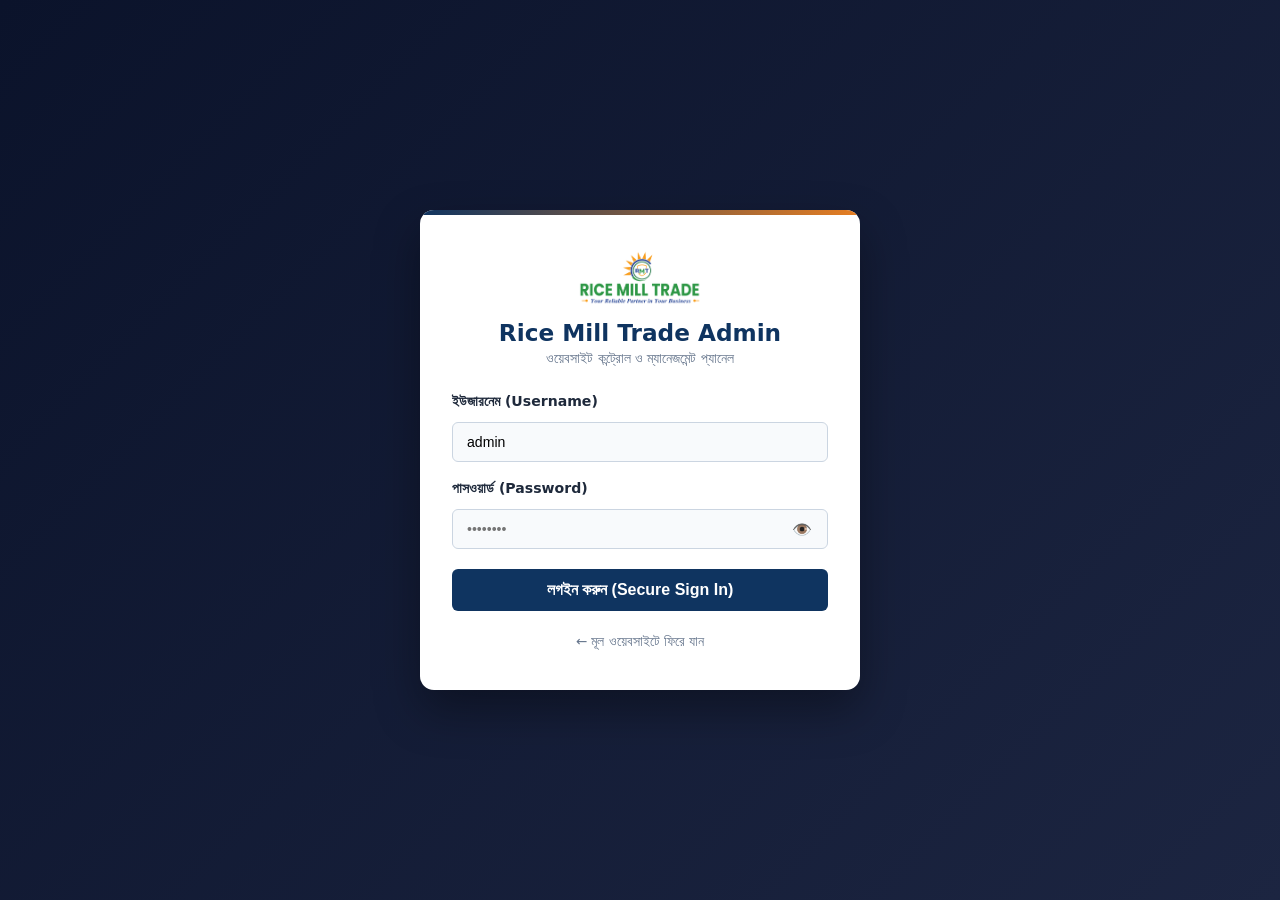
<file: admin/index.html>
<!DOCTYPE html>
<html lang="bn">
<head>
  <meta charset="UTF-8">
  <title>Admin Redirect</title>
  <script>
    if (localStorage.getItem('rmt_admin_session')) {
      window.location.replace('dashboard.html');
    } else {
      window.location.replace('login.html');
    }
  </script>
</head>
<body>
</body>
</html>
</file>
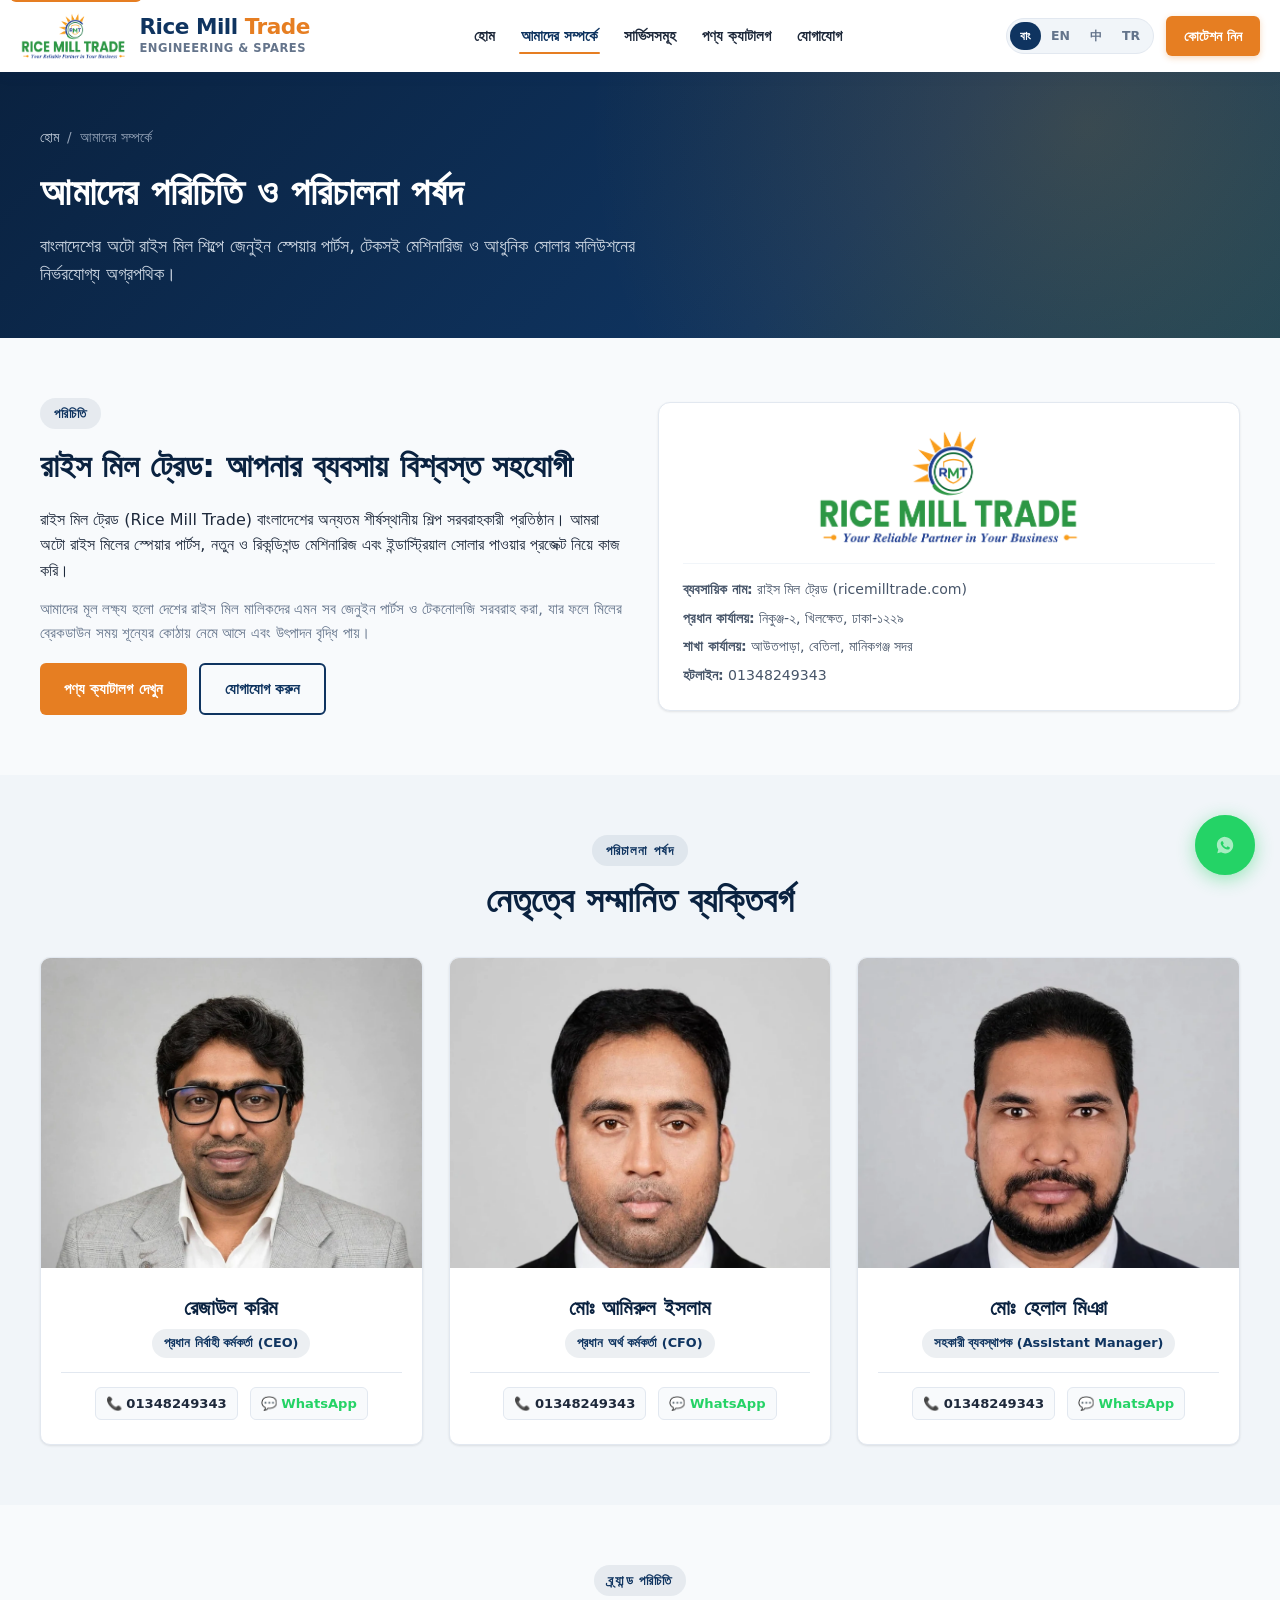
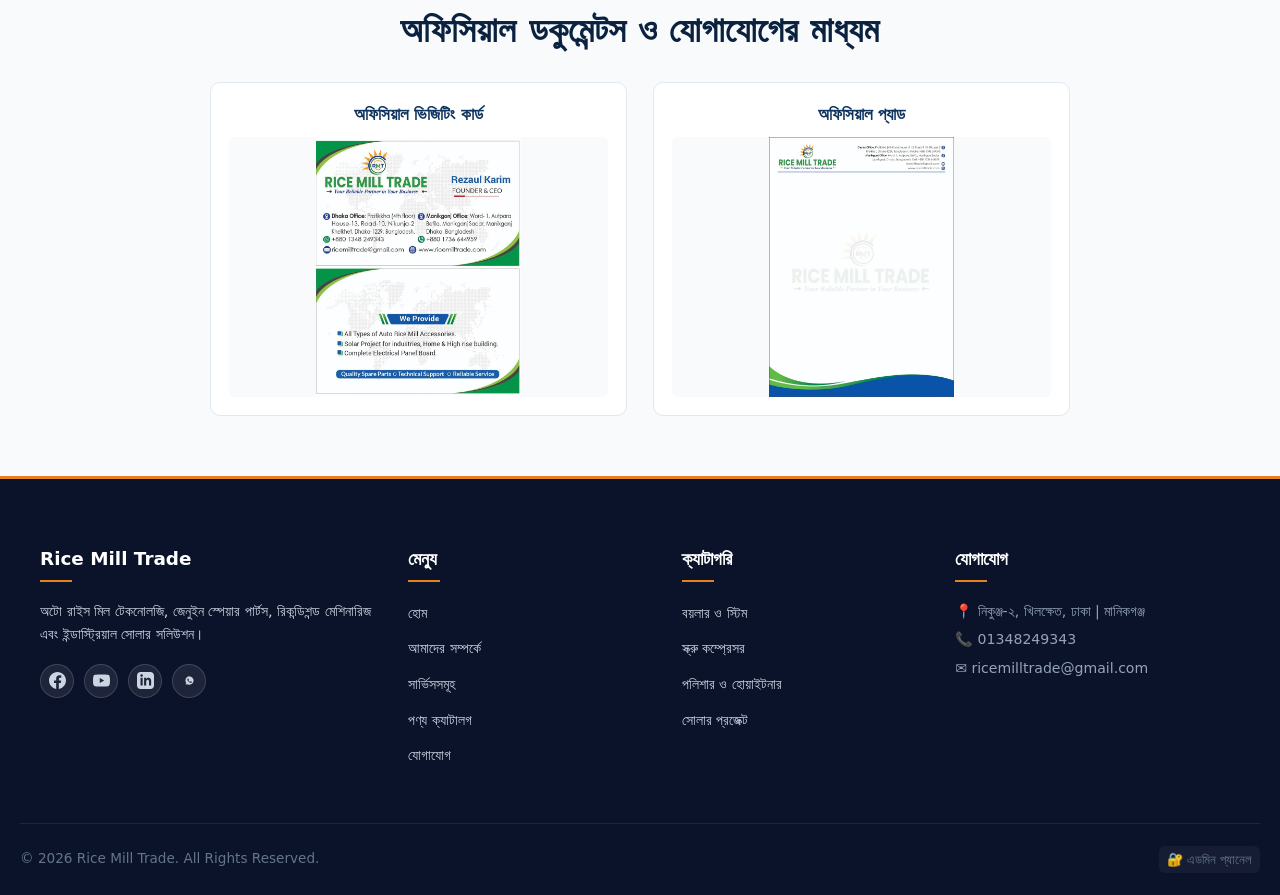
<file: about.html>
<!DOCTYPE html>
<html lang="bn">
<head>
  <meta charset="UTF-8">
  <meta name="viewport" content="width=device-width, initial-scale=1.0">
  <title>আমাদের সম্পর্কে ও নেতৃত্ব | Rice Mill Trade</title>
  <meta name="description" content="রাইস মিল ট্রেডের পরিচিতি, পরিচালনা পর্ষদ এবং ভিশন - সিইও রেজাউল করিম, সিএফও মোঃ আমিরুল ইসলাম ও সহকারী ব্যবস্থাপক মোঃ হেলাল মিঞা।">
  <link rel="icon" type="image/png" href="assets/images/brand/logo.png">

  <!-- Open Graph Meta -->
  <meta property="og:title" content="আমাদের সম্পর্কে ও পরিচালনা পর্ষদ | Rice Mill Trade">
  <meta property="og:description" content="রাইস মিল ট্রেডের পরিচিতি, পরিচালনা পর্ষদ এবং ভিশন - সিইও রেজাউল করিম, সিএফও মোঃ আমিরুল ইসলাম ও সহকারী ব্যবস্থাপক মোঃ হেলাল মিঞা।">
  <meta property="og:image" content="https://ricemilltrade.com/assets/images/brand/meta-og-image.jpg">
  <meta property="og:url" content="https://ricemilltrade.com/about.html">
  <meta property="og:type" content="website">
  <meta name="twitter:card" content="summary_large_image">
  <meta name="twitter:image" content="https://ricemilltrade.com/assets/images/brand/meta-og-image.jpg">

  <link rel="stylesheet" href="assets/css/style.css">
  <link rel="sitemap" type="application/xml" href="/sitemap.xml">
  <link rel="canonical" href="https://ricemilltrade.com/about.html">
  <!-- JSON-LD Structured Data for Google Search -->
  <script type="application/ld+json">
  {
    "@context": "https://schema.org",
    "@type": "LocalBusiness",
    "name": "Rice Mill Trade",
    "alternateName": "রাইস মিল ট্রেড",
    "description": "Auto rice mill spare parts, machinery supply and industrial solar power projects in Bangladesh.",
    "url": "https://ricemilltrade.com",
    "logo": "https://ricemilltrade.com/assets/images/brand/logo.png",
    "image": "https://ricemilltrade.com/assets/images/brand/meta-og-image.jpg",
    "telephone": "+8801348249343",
    "email": "ricemilltrade@gmail.com",
    "address": [
      {
        "@type": "PostalAddress",
        "streetAddress": "Protikkha (4th Floor), House #13, Road #10, Nikunja-2, Khilkhet",
        "addressLocality": "Dhaka",
        "postalCode": "1229",
        "addressCountry": "BD"
      }
    ],
    "openingHours": "Sa-Th 09:00-20:00",
    "sameAs": [
      "https://facebook.com/ricemilltrade",
      "https://youtube.com/@ricemilltrade",
      "https://www.linkedin.com/in/rezaul-karim-3a2714374"
    ],
    "hasMap": "https://maps.google.com/?q=Nikunja-2,Dhaka",
    "priceRange": "Contact for Quote",
    "currenciesAccepted": "BDT",
    "paymentAccepted": "Cash, Bank Transfer"
  }
  </script>
</head>
<body>
  <a href="#main-content" class="skip-link">মূল কন্টেন্টে চলে যান</a>

  <!-- Header -->
  <header class="header">
    <div class="container navbar">
      <a href="index.html" class="logo-brand">
        <img src="assets/images/brand/logo.png" alt="Rice Mill Trade Logo" class="logo-img" onerror="this.style.display='none'">
        <div class="brand-fallback">
          <div class="brand-name">Rice Mill <span>Trade</span></div>
          <div class="brand-tag">Engineering & Spares</div>
        </div>
      </a>

      <nav class="nav-menu" id="navMenu">
        <a href="index.html" class="nav-link" data-i18n="home">হোম</a>
        <a href="about.html" class="nav-link active" data-i18n="about">আমাদের সম্পর্কে</a>
        <a href="services.html" class="nav-link" data-i18n="services">সার্ভিসসমূহ</a>
        <a href="products.html" class="nav-link" data-i18n="products">পণ্য ক্যাটালগ</a>
        <a href="contact.html" class="nav-link" data-i18n="contact">যোগাযোগ</a>
      </nav>

      <div class="header-actions">
        <!-- 4 Languages: বাংলা, English, 中文, Türkçe -->
        <div class="lang-switcher" aria-label="Language Selector">
          <button class="lang-btn active" data-lang="bn">বাং</button>
          <button class="lang-btn" data-lang="en">EN</button>
          <button class="lang-btn" data-lang="zh">中</button>
          <button class="lang-btn" data-lang="tr">TR</button>
        </div>
        <a href="contact.html#quote" class="btn-nav-quote" data-i18n="getQuote">কোটেশন নিন</a>
        <button class="hamburger" id="hamburger" aria-label="Toggle navigation menu">
          <span></span><span></span><span></span>
        </button>
      </div>
    </div>
  </header>

  <main id="main-content">
    <section class="page-header">
      <div class="container page-header-content">
        <nav class="breadcrumb" aria-label="Breadcrumb">
          <a href="index.html">হোম</a>
          <span>/</span>
          <span>আমাদের সম্পর্কে</span>
        </nav>
        <h1>আমাদের পরিচিতি ও পরিচালনা পর্ষদ</h1>
        <p>বাংলাদেশের অটো রাইস মিল শিল্পে জেনুইন স্পেয়ার পার্টস, টেকসই মেশিনারিজ ও আধুনিক সোলার সলিউশনের নির্ভরযোগ্য অগ্রপথিক।</p>
      </div>
    </section>

    <!-- Company Story -->
    <section class="section" style="padding:60px 0;">
      <div class="container">
        <div class="grid grid-2" style="align-items:center; gap:36px;">
          <div class="fade-in">
            <span class="section-title-badge">পরিচিতি</span>
            <h2 style="font-size:2rem; color:var(--primary-dark); margin-bottom:14px;">রাইস মিল ট্রেড: আপনার ব্যবসায় বিশ্বস্ত সহযোগী</h2>
            <p style="color:var(--text-main); font-size:1rem; margin-bottom:14px; line-height:1.6;">
              রাইস মিল ট্রেড (Rice Mill Trade) বাংলাদেশের অন্যতম শীর্ষস্থানীয় শিল্প সরবরাহকারী প্রতিষ্ঠান। আমরা অটো রাইস মিলের স্পেয়ার পার্টস, নতুন ও রিকন্ডিশন্ড মেশিনারিজ এবং ইন্ডাস্ট্রিয়াল সোলার পাওয়ার প্রজেক্ট নিয়ে কাজ করি।
            </p>
            <p style="color:var(--text-muted); font-size:0.92rem; margin-bottom:18px; line-height:1.6;">
              আমাদের মূল লক্ষ্য হলো দেশের রাইস মিল মালিকদের এমন সব জেনুইন পার্টস ও টেকনোলজি সরবরাহ করা, যার ফলে মিলের ব্রেকডাউন সময় শূন্যের কোঠায় নেমে আসে এবং উৎপাদন বৃদ্ধি পায়।
            </p>
            <div style="display:flex; gap:12px;">
              <a href="products.html" class="btn btn-secondary">পণ্য ক্যাটালগ দেখুন</a>
              <a href="contact.html" class="btn btn-outline">যোগাযোগ করুন</a>
            </div>
          </div>

          <div class="fade-in" style="text-align:center;">
            <div style="background:#fff; padding:24px; border-radius:12px; box-shadow:var(--shadow-sm); border:1px solid var(--border-color);">
              <img src="assets/images/brand/logo.png" alt="Rice Mill Trade Official Logo" style="max-height:120px; margin:0 auto 16px auto;">
              <div style="border-top:1px solid #f1f5f9; padding-top:14px; text-align:left; font-size:0.88rem; color:#475569;">
                <p style="margin-bottom:6px;"><strong>ব্যবসায়িক নাম:</strong> রাইস মিল ট্রেড (ricemilltrade.com)</p>
                <p style="margin-bottom:6px;"><strong>প্রধান কার্যালয়:</strong> নিকুঞ্জ-২, খিলক্ষেত, ঢাকা-১২২৯</p>
                <p style="margin-bottom:6px;"><strong>শাখা কার্যালয়:</strong> আউতপাড়া, বেতিলা, মানিকগঞ্জ সদর</p>
                <p><strong>হটলাইন:</strong> 01348249343</p>
              </div>
            </div>
          </div>
        </div>
      </div>
    </section>

    <!-- Leadership Team -->
    <section class="section section-alt" style="padding:60px 0;">
      <div class="container">
        <div class="section-title fade-in" style="margin-bottom:35px;">
          <span class="section-title-badge">পরিচালনা পর্ষদ</span>
          <h2>নেতৃত্বে সম্মানিত ব্যক্তিবর্গ</h2>
        </div>
        <div class="grid grid-3" id="team-grid">
          <!-- Populated dynamically -->
        </div>
      </div>
    </section>

    <!-- Corporate Assets Showcase -->
    <section class="section" style="padding:60px 0;">
      <div class="container">
        <div class="section-title fade-in" style="margin-bottom:30px;">
          <span class="section-title-badge">ব্র্যান্ড পরিচিতি</span>
          <h2>অফিসিয়াল ডকুমেন্টস ও যোগাযোগের মাধ্যম</h2>
        </div>
        <div class="grid grid-2" style="max-width:860px; margin:0 auto;">
          <div class="fade-in" style="background:#fff; padding:18px; border-radius:10px; border:1px solid var(--border-color); text-align:center;">
            <h4 style="color:var(--primary); margin-bottom:10px; font-size:1.05rem;">অফিসিয়াল ভিজিটিং কার্ড</h4>
            <div style="height:260px; overflow:hidden; border-radius:6px; background:#f8fafc; display:flex; align-items:center; justify-content:center;">
              <img src="assets/images/brand/visiting-card.webp" alt="Rice Mill Trade Visiting Card" style="max-height:100%; object-fit:contain;">
            </div>
          </div>

          <div class="fade-in" style="background:#fff; padding:18px; border-radius:10px; border:1px solid var(--border-color); text-align:center;">
            <h4 style="color:var(--primary); margin-bottom:10px; font-size:1.05rem;">অফিসিয়াল প্যাড</h4>
            <div style="height:260px; overflow:hidden; border-radius:6px; background:#f8fafc; display:flex; align-items:center; justify-content:center;">
              <img src="assets/images/brand/pad.webp" alt="Rice Mill Trade Official Pad" style="max-height:100%; object-fit:contain;">
            </div>
          </div>
        </div>
      </div>
    </section>
  </main>

  <!-- Floating WhatsApp Widget -->
  <div class="whatsapp-float-widget">
    <a href="https://wa.me/8801348249343?text=Hello%20Rice%20Mill%20Trade,%20I%20would%20like%20to%20learn%20more%20about%20your%20company." target="_blank" rel="noopener" class="whatsapp-float-btn" aria-label="WhatsApp Hotline">
      <div class="whatsapp-pulse"></div>
      <svg viewBox="0 0 24 24"><path d="M12.031 6.172c-3.181 0-5.767 2.586-5.768 5.766-.001 1.298.38 2.27 1.019 3.287l-.711 2.598 2.664-.699c.971.534 1.769.815 2.796.815 3.182 0 5.768-2.587 5.769-5.768 0-3.181-2.587-5.769-5.769-5.769zm3.392 8.244c-.144.405-.837.774-1.17.824-.312.045-.694.072-1.995-.466-1.579-.652-2.583-2.261-2.662-2.366-.079-.105-.643-.855-.643-1.63 0-.776.405-1.158.549-1.315.144-.157.314-.196.419-.196.105 0 .209.001.301.006.097.005.227-.037.355.27.131.314.446 1.085.485 1.164.039.079.065.17.013.275-.052.105-.078.17-.157.262-.079.092-.165.205-.236.275-.078.079-.16.164-.069.321.092.157.408.673.875 1.089.601.535 1.109.701 1.266.78.157.079.249.066.341-.039.092-.105.393-.459.498-.616.105-.157.209-.131.353-.079.144.052.916.432 1.073.511.157.079.262.118.301.183.039.066.039.38-.105.785z"/></svg>
    </a>
  </div>

  <!-- Footer -->
  <footer class="footer">
    <div class="container footer-grid">
      <div class="footer-col footer-about">
        <h4>Rice Mill Trade</h4>
        <p>অটো রাইস মিল টেকনোলজি, জেনুইন স্পেয়ার পার্টস, রিকন্ডিশন্ড মেশিনারিজ এবং ইন্ডাস্ট্রিয়াল সোলার সলিউশন।</p>
        <div class="social-links-bar" style="margin-bottom:14px;"></div>
      </div>
      <div class="footer-col">
        <h4>মেন্যু</h4>
        <ul class="footer-links">
          <li><a href="index.html">হোম</a></li>
          <li><a href="about.html">আমাদের সম্পর্কে</a></li>
          <li><a href="services.html">সার্ভিসসমূহ</a></li>
          <li><a href="products.html">পণ্য ক্যাটালগ</a></li>
          <li><a href="contact.html">যোগাযোগ</a></li>
        </ul>
      </div>
      <div class="footer-col">
        <h4>ক্যাটাগরি</h4>
        <ul class="footer-links">
          <li><a href="products.html?category=boiler">বয়লার ও স্টিম</a></li>
          <li><a href="products.html?category=compressor">স্ক্রু কম্প্রেসর</a></li>
          <li><a href="products.html?category=milling">পলিশার ও হোয়াইটনার</a></li>
          <li><a href="services.html">সোলার প্রজেক্ট</a></li>
        </ul>
      </div>
      <div class="footer-col">
        <h4>যোগাযোগ</h4>
        <p style="font-size:0.88rem; margin-bottom:6px;">📍 নিকুঞ্জ-২, খিলক্ষেত, ঢাকা | মানিকগঞ্জ</p>
        <p style="font-size:0.88rem; margin-bottom:6px;">📞 01348249343</p>
        <p style="font-size:0.88rem;">✉️ ricemilltrade@gmail.com</p>
      </div>
    </div>
    <div class="container footer-bottom">
      <div>&copy; 2026 Rice Mill Trade. All Rights Reserved.</div>
      <div style="display:flex; align-items:center; gap:16px;">
        <a href="admin/login.html" class="admin-login-link">🔐 এডমিন প্যানেল</a>
      </div>
    </div>
  </footer>

  <script src="assets/js/app.js" defer></script>
</body>
</html>
</file>
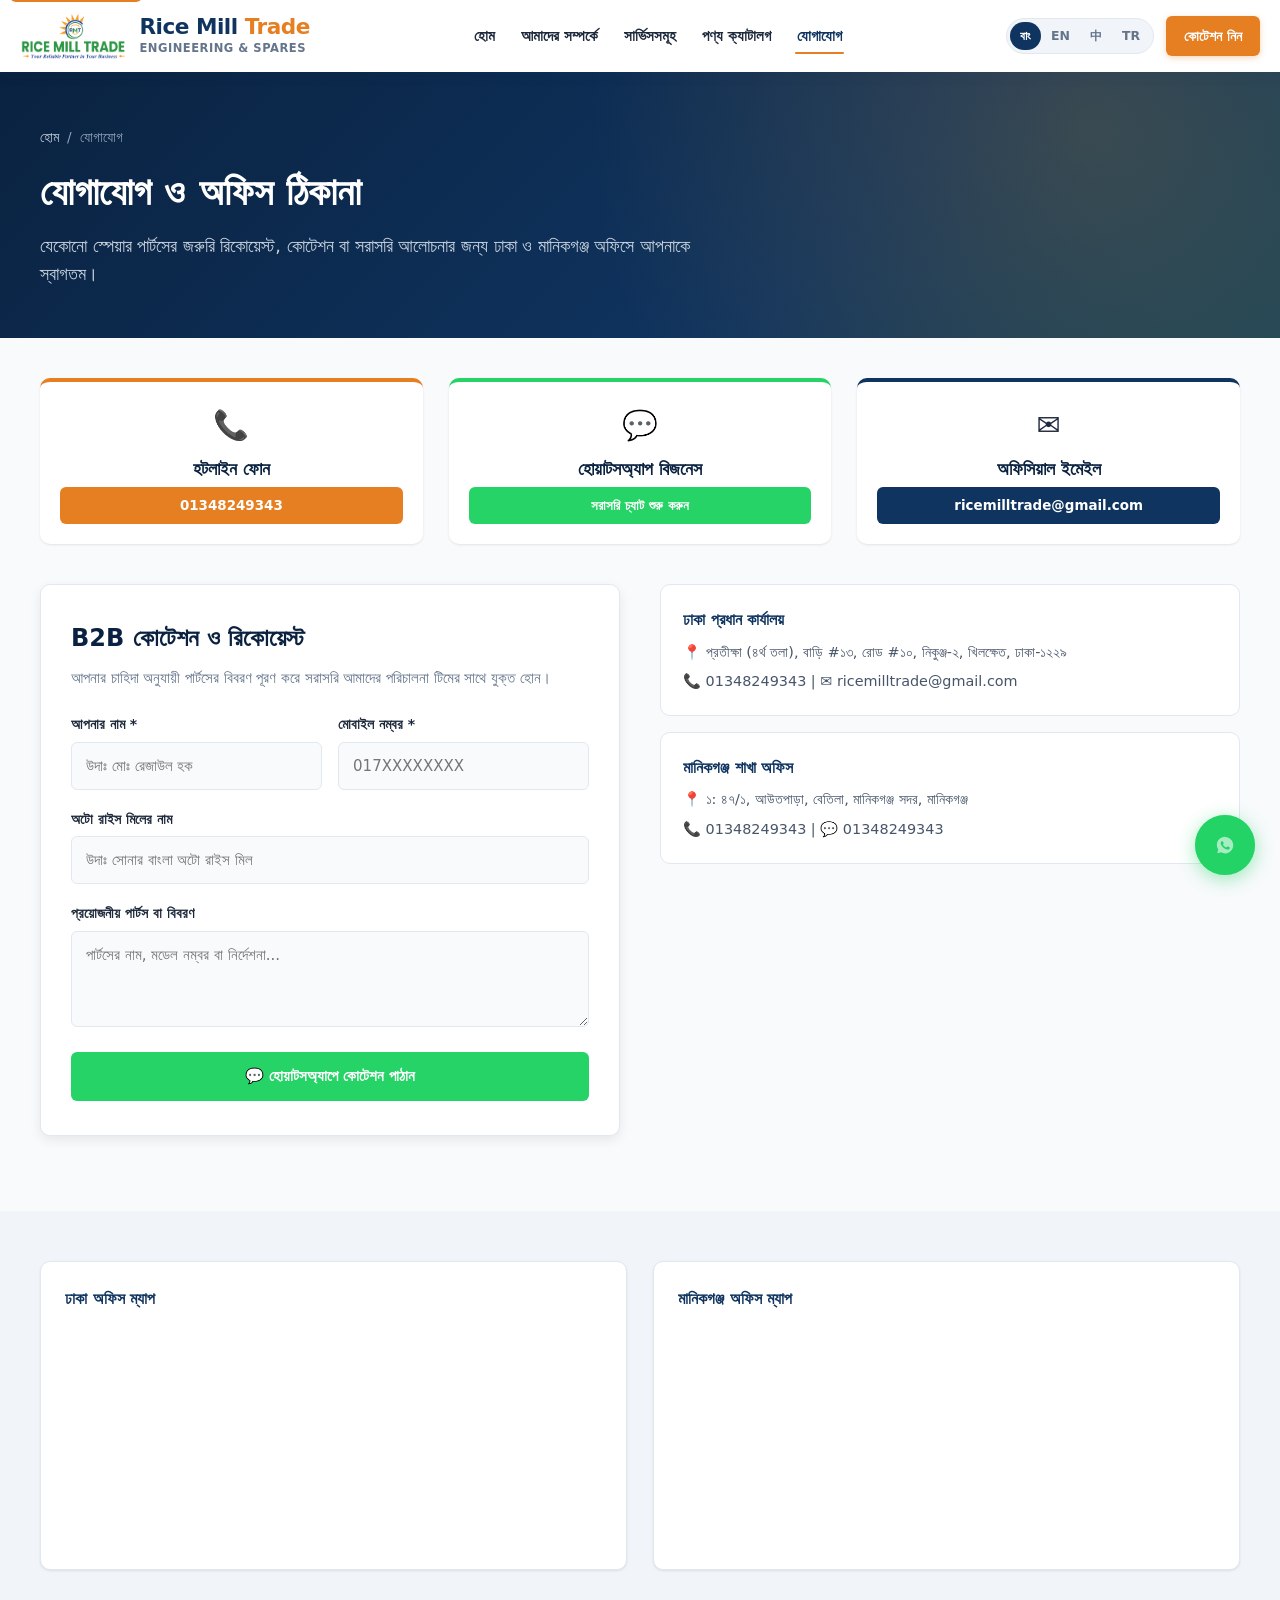
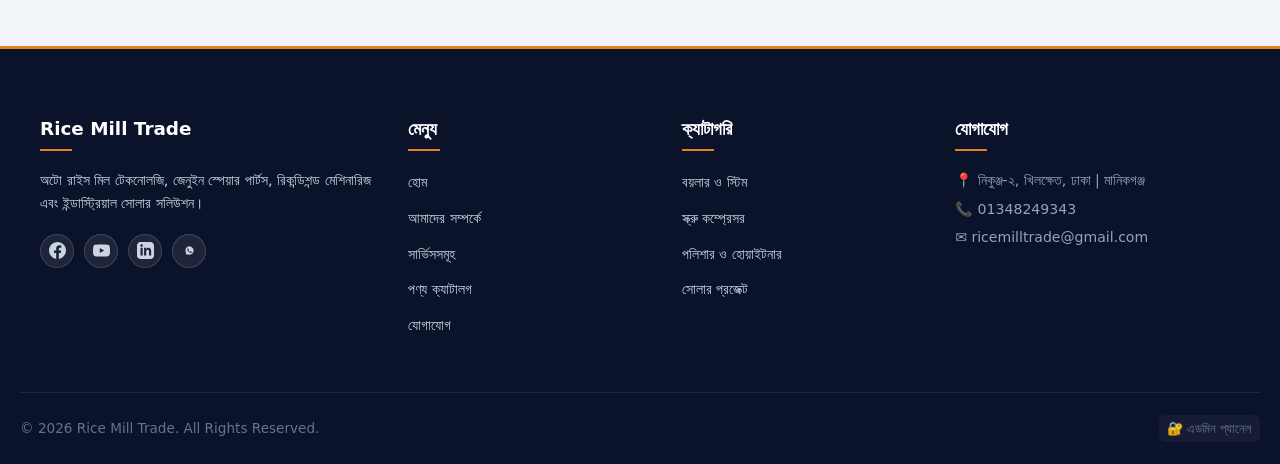
<file: contact.html>
<!DOCTYPE html>
<html lang="bn">
<head>
  <meta charset="UTF-8">
  <meta name="viewport" content="width=device-width, initial-scale=1.0">
  <title>যোগাযোগ ও অফিস ঠিকানা | Rice Mill Trade</title>
  <meta name="description" content="রাইস মিল ট্রেডের সাথে যোগাযোগ করুন - ঢাকা নিকুঞ্জ-২ প্রধান কার্যালয় এবং মানিকগঞ্জ অফিস। সরাসরি ফোন: 01348249343, হোয়াটসঅ্যাপ ও গুগল ম্যাপ।">
  <link rel="icon" type="image/png" href="assets/images/brand/logo.png">

  <!-- Open Graph Meta -->
  <meta property="og:title" content="যোগাযোগ ও অফিস ঠিকানা | Rice Mill Trade">
  <meta property="og:description" content="রাইস মিল ট্রেডের সাথে যোগাযোগ করুন - ঢাকা প্রধান কার্যালয় এবং মানিকগঞ্জ অফিস। সরাসরি ফোন: 01348249343।">
  <meta property="og:image" content="https://ricemilltrade.com/assets/images/brand/meta-og-image.jpg">
  <meta property="og:url" content="https://ricemilltrade.com/contact.html">
  <meta property="og:type" content="website">
  <meta name="twitter:card" content="summary_large_image">
  <meta name="twitter:image" content="https://ricemilltrade.com/assets/images/brand/meta-og-image.jpg">

  <link rel="stylesheet" href="assets/css/style.css">
  <link rel="sitemap" type="application/xml" href="/sitemap.xml">
  <link rel="canonical" href="https://ricemilltrade.com/contact.html">
  <!-- JSON-LD Structured Data for Google Search -->
  <script type="application/ld+json">
  {
    "@context": "https://schema.org",
    "@type": "LocalBusiness",
    "name": "Rice Mill Trade",
    "alternateName": "রাইস মিল ট্রেড",
    "description": "Auto rice mill spare parts, machinery supply and industrial solar power projects in Bangladesh.",
    "url": "https://ricemilltrade.com",
    "logo": "https://ricemilltrade.com/assets/images/brand/logo.png",
    "image": "https://ricemilltrade.com/assets/images/brand/meta-og-image.jpg",
    "telephone": "+8801348249343",
    "email": "ricemilltrade@gmail.com",
    "address": [
      {
        "@type": "PostalAddress",
        "streetAddress": "Protikkha (4th Floor), House #13, Road #10, Nikunja-2, Khilkhet",
        "addressLocality": "Dhaka",
        "postalCode": "1229",
        "addressCountry": "BD"
      }
    ],
    "openingHours": "Sa-Th 09:00-20:00",
    "sameAs": [
      "https://facebook.com/ricemilltrade",
      "https://youtube.com/@ricemilltrade",
      "https://www.linkedin.com/in/rezaul-karim-3a2714374"
    ],
    "hasMap": "https://maps.google.com/?q=Nikunja-2,Dhaka",
    "priceRange": "Contact for Quote",
    "currenciesAccepted": "BDT",
    "paymentAccepted": "Cash, Bank Transfer"
  }
  </script>
</head>
<body>
  <a href="#main-content" class="skip-link">মূল কন্টেন্টে চলে যান</a>

  <!-- Header -->
  <header class="header">
    <div class="container navbar">
      <a href="index.html" class="logo-brand">
        <img src="assets/images/brand/logo.png" alt="Rice Mill Trade Logo" class="logo-img" onerror="this.style.display='none'">
        <div class="brand-fallback">
          <div class="brand-name">Rice Mill <span>Trade</span></div>
          <div class="brand-tag">Engineering & Spares</div>
        </div>
      </a>

      <nav class="nav-menu" id="navMenu">
        <a href="index.html" class="nav-link" data-i18n="home">হোম</a>
        <a href="about.html" class="nav-link" data-i18n="about">আমাদের সম্পর্কে</a>
        <a href="services.html" class="nav-link" data-i18n="services">সার্ভিসসমূহ</a>
        <a href="products.html" class="nav-link" data-i18n="products">পণ্য ক্যাটালগ</a>
        <a href="contact.html" class="nav-link active" data-i18n="contact">যোগাযোগ</a>
      </nav>

      <div class="header-actions">
        <!-- 4 Languages: বাংলা, English, 中文, Türkçe -->
        <div class="lang-switcher" aria-label="Language Selector">
          <button class="lang-btn active" data-lang="bn">বাং</button>
          <button class="lang-btn" data-lang="en">EN</button>
          <button class="lang-btn" data-lang="zh">中</button>
          <button class="lang-btn" data-lang="tr">TR</button>
        </div>
        <a href="contact.html#quote" class="btn-nav-quote" data-i18n="getQuote">কোটেশন নিন</a>
        <button class="hamburger" id="hamburger" aria-label="Toggle navigation menu">
          <span></span><span></span><span></span>
        </button>
      </div>
    </div>
  </header>

  <main id="main-content">
    <section class="page-header">
      <div class="container page-header-content">
        <nav class="breadcrumb" aria-label="Breadcrumb">
          <a href="index.html">হোম</a>
          <span>/</span>
          <span>যোগাযোগ</span>
        </nav>
        <h1>যোগাযোগ ও অফিস ঠিকানা</h1>
        <p>যেকোনো স্পেয়ার পার্টসের জরুরি রিকোয়েস্ট, কোটেশন বা সরাসরি আলোচনার জন্য ঢাকা ও মানিকগঞ্জ অফিসে আপনাকে স্বাগতম।</p>
      </div>
    </section>

    <!-- Quick Contact Cards -->
    <section class="section" style="padding-top:40px; padding-bottom:20px;">
      <div class="container">
        <div class="grid grid-3">
          <div style="background:#fff; padding:20px; border-radius:10px; border-top:4px solid var(--secondary); box-shadow:var(--shadow-sm); text-align:center;">
            <div style="font-size:1.8rem; margin-bottom:6px;">📞</div>
            <h4 style="color:var(--primary-dark); font-size:1.1rem; margin-bottom:4px;">হটলাইন ফোন</h4>
            <a href="tel:01348249343" class="btn btn-secondary btn-sm" style="width:100%;">01348249343</a>
          </div>

          <div style="background:#fff; padding:20px; border-radius:10px; border-top:4px solid var(--whatsapp); box-shadow:var(--shadow-sm); text-align:center;">
            <div style="font-size:1.8rem; margin-bottom:6px;">💬</div>
            <h4 style="color:var(--primary-dark); font-size:1.1rem; margin-bottom:4px;">হোয়াটসঅ্যাপ বিজনেস</h4>
            <a href="https://wa.me/8801348249343?text=Hello%20Rice%20Mill%20Trade,%20I%20am%20contacting%20you%20from%20your%20website." target="_blank" rel="noopener" class="btn btn-whatsapp btn-sm" style="width:100%;">
              <span>সরাসরি চ্যাট শুরু করুন</span>
            </a>
          </div>

          <div style="background:#fff; padding:20px; border-radius:10px; border-top:4px solid var(--primary); box-shadow:var(--shadow-sm); text-align:center;">
            <div style="font-size:1.8rem; margin-bottom:6px;">✉️</div>
            <h4 style="color:var(--primary-dark); font-size:1.1rem; margin-bottom:4px;">অফিসিয়াল ইমেইল</h4>
            <a href="mailto:ricemilltrade@gmail.com" class="btn btn-primary btn-sm" style="width:100%;">ricemilltrade@gmail.com</a>
          </div>
        </div>
      </div>
    </section>

    <!-- B2B Quote Form & Offices -->
    <section class="section" id="quote" style="padding-top:20px;">
      <div class="container">
        <div class="contact-layout">
          <div class="quote-form-card fade-in">
            <h3>B2B কোটেশন ও রিকোয়েস্ট</h3>
            <p>আপনার চাহিদা অনুযায়ী পার্টসের বিবরণ পূরণ করে সরাসরি আমাদের পরিচালনা টিমের সাথে যুক্ত হোন।</p>
            <form id="b2bQuoteForm">
              <div class="form-row">
                <div class="form-group">
                  <label class="form-label">আপনার নাম *</label>
                  <input type="text" name="clientName" class="form-control" placeholder="উদাঃ মোঃ রেজাউল হক" required>
                </div>
                <div class="form-group">
                  <label class="form-label">মোবাইল নম্বর *</label>
                  <input type="tel" name="clientPhone" class="form-control" placeholder="017XXXXXXXX" required>
                </div>
              </div>
              <div class="form-group">
                <label class="form-label">অটো রাইস মিলের নাম</label>
                <input type="text" name="millName" class="form-control" placeholder="উদাঃ সোনার বাংলা অটো রাইস মিল">
              </div>
              <div class="form-group">
                <label class="form-label">প্রয়োজনীয় পার্টস বা বিবরণ</label>
                <textarea name="notes" rows="3" class="form-control" placeholder="পার্টসের নাম, মডেল নম্বর বা নির্দেশনা..."></textarea>
              </div>
              <button type="submit" class="btn btn-whatsapp" style="width:100%; padding:12px;">
                <span>💬 হোয়াটসঅ্যাপে কোটেশন পাঠান</span>
              </button>
            </form>
          </div>

          <!-- Offices info -->
          <div class="fade-in" style="display:flex; flex-direction:column; gap:16px;">
            <div style="background:#fff; padding:22px; border-radius:10px; border:1px solid #e2e8f0;">
              <h4 style="color:var(--primary); margin-bottom:8px;">ঢাকা প্রধান কার্যালয়</h4>
              <p style="font-size:0.9rem; color:#475569; margin-bottom:6px;">📍 প্রতীক্ষা (৪র্থ তলা), বাড়ি #১৩, রোড #১০, নিকুঞ্জ-২, খিলক্ষেত, ঢাকা-১২২৯</p>
              <p style="font-size:0.9rem; color:#475569;">📞 01348249343 | ✉️ ricemilltrade@gmail.com</p>
            </div>
            <div style="background:#fff; padding:22px; border-radius:10px; border:1px solid #e2e8f0;">
              <h4 style="color:var(--primary); margin-bottom:8px;">মানিকগঞ্জ শাখা অফিস</h4>
              <p style="font-size:0.9rem; color:#475569; margin-bottom:6px;">📍 ১: ৪৭/১, আউতপাড়া, বেতিলা, মানিকগঞ্জ সদর, মানিকগঞ্জ</p>
              <p style="font-size:0.9rem; color:#475569;">📞 01348249343 | 💬 01348249343</p>
            </div>
          </div>
        </div>
      </div>
    </section>

    <!-- Maps -->
    <section class="section section-alt" style="padding:50px 0;">
      <div class="container">
        <div class="grid grid-2">
          <div class="office-card fade-in">
            <div class="office-body">
              <h4 style="color:var(--primary); margin-bottom:6px;">ঢাকা অফিস ম্যাপ</h4>
            </div>
            <iframe class="office-map-frame" src="https://www.google.com/maps/embed?pb=!1m18!1m12!1m3!1d3650.089851610477!2d90.41724207593257!3d23.815383586274478!2m3!1f0!2f0!3f0!3m2!1i1024!2i768!4f13.1!3m3!1m2!1s0x3755c70014631317%3A0xe54fb797c27076ec!2sNikunja-2%2C%20Dhaka%201229!5e0!3m2!1sen!2sbd!4v1710000000000!5m2!1sen!2sbd" loading="lazy" title="Dhaka Map"></iframe>
          </div>

          <div class="office-card fade-in">
            <div class="office-body">
              <h4 style="color:var(--primary); margin-bottom:6px;">মানিকগঞ্জ অফিস ম্যাপ</h4>
            </div>
            <iframe class="office-map-frame" src="https://www.google.com/maps/embed?pb=!1m18!1m12!1m3!1d14603.208571064562!2d89.98822003889158!3d23.861184976722822!2m3!1f0!2f0!3f0!3m2!1i1024!2i768!4f13.1!3m3!1m2!1s0x39fe15bb7c0c1b75%3A0x63158c3dbcb7609a!2sBetila%2C%20Manikganj!5e0!3m2!1sen!2sbd!4v1710000000000!5m2!1sen!2sbd" loading="lazy" title="Manikganj Map"></iframe>
          </div>
        </div>
      </div>
    </section>
  </main>

  <!-- Floating WhatsApp Widget -->
  <div class="whatsapp-float-widget">
    <a href="https://wa.me/8801348249343?text=Hello%20Rice%20Mill%20Trade,%20I%20have%20an%20inquiry." target="_blank" rel="noopener" class="whatsapp-float-btn" aria-label="WhatsApp Hotline">
      <div class="whatsapp-pulse"></div>
      <svg viewBox="0 0 24 24"><path d="M12.031 6.172c-3.181 0-5.767 2.586-5.768 5.766-.001 1.298.38 2.27 1.019 3.287l-.711 2.598 2.664-.699c.971.534 1.769.815 2.796.815 3.182 0 5.768-2.587 5.769-5.768 0-3.181-2.587-5.769-5.769-5.769zm3.392 8.244c-.144.405-.837.774-1.17.824-.312.045-.694.072-1.995-.466-1.579-.652-2.583-2.261-2.662-2.366-.079-.105-.643-.855-.643-1.63 0-.776.405-1.158.549-1.315.144-.157.314-.196.419-.196.105 0 .209.001.301.006.097.005.227-.037.355.27.131.314.446 1.085.485 1.164.039.079.065.17.013.275-.052.105-.078.17-.157.262-.079.092-.165.205-.236.275-.078.079-.16.164-.069.321.092.157.408.673.875 1.089.601.535 1.109.701 1.266.78.157.079.249.066.341-.039.092-.105.393-.459.498-.616.105-.157.209-.131.353-.079.144.052.916.432 1.073.511.157.079.262.118.301.183.039.066.039.38-.105.785z"/></svg>
    </a>
  </div>

  <!-- Footer -->
  <footer class="footer">
    <div class="container footer-grid">
      <div class="footer-col footer-about">
        <h4>Rice Mill Trade</h4>
        <p>অটো রাইস মিল টেকনোলজি, জেনুইন স্পেয়ার পার্টস, রিকন্ডিশন্ড মেশিনারিজ এবং ইন্ডাস্ট্রিয়াল সোলার সলিউশন।</p>
        <div class="social-links-bar" style="margin-bottom:14px;"></div>
      </div>
      <div class="footer-col">
        <h4>মেন্যু</h4>
        <ul class="footer-links">
          <li><a href="index.html">হোম</a></li>
          <li><a href="about.html">আমাদের সম্পর্কে</a></li>
          <li><a href="services.html">সার্ভিসসমূহ</a></li>
          <li><a href="products.html">পণ্য ক্যাটালগ</a></li>
          <li><a href="contact.html">যোগাযোগ</a></li>
        </ul>
      </div>
      <div class="footer-col">
        <h4>ক্যাটাগরি</h4>
        <ul class="footer-links">
          <li><a href="products.html?category=boiler">বয়লার ও স্টিম</a></li>
          <li><a href="products.html?category=compressor">স্ক্রু কম্প্রেসর</a></li>
          <li><a href="products.html?category=milling">পলিশার ও হোয়াইটনার</a></li>
          <li><a href="services.html">সোলার প্রজেক্ট</a></li>
        </ul>
      </div>
      <div class="footer-col">
        <h4>যোগাযোগ</h4>
        <p style="font-size:0.88rem; margin-bottom:6px;">📍 নিকুঞ্জ-২, খিলক্ষেত, ঢাকা | মানিকগঞ্জ</p>
        <p style="font-size:0.88rem; margin-bottom:6px;">📞 01348249343</p>
        <p style="font-size:0.88rem;">✉️ ricemilltrade@gmail.com</p>
      </div>
    </div>
    <div class="container footer-bottom">
      <div>&copy; 2026 Rice Mill Trade. All Rights Reserved.</div>
      <div style="display:flex; align-items:center; gap:16px;">
        <a href="admin/login.html" class="admin-login-link">🔐 এডমিন প্যানেল</a>
      </div>
    </div>
  </footer>

  <script src="assets/js/app.js" defer></script>
</body>
</html>
</file>
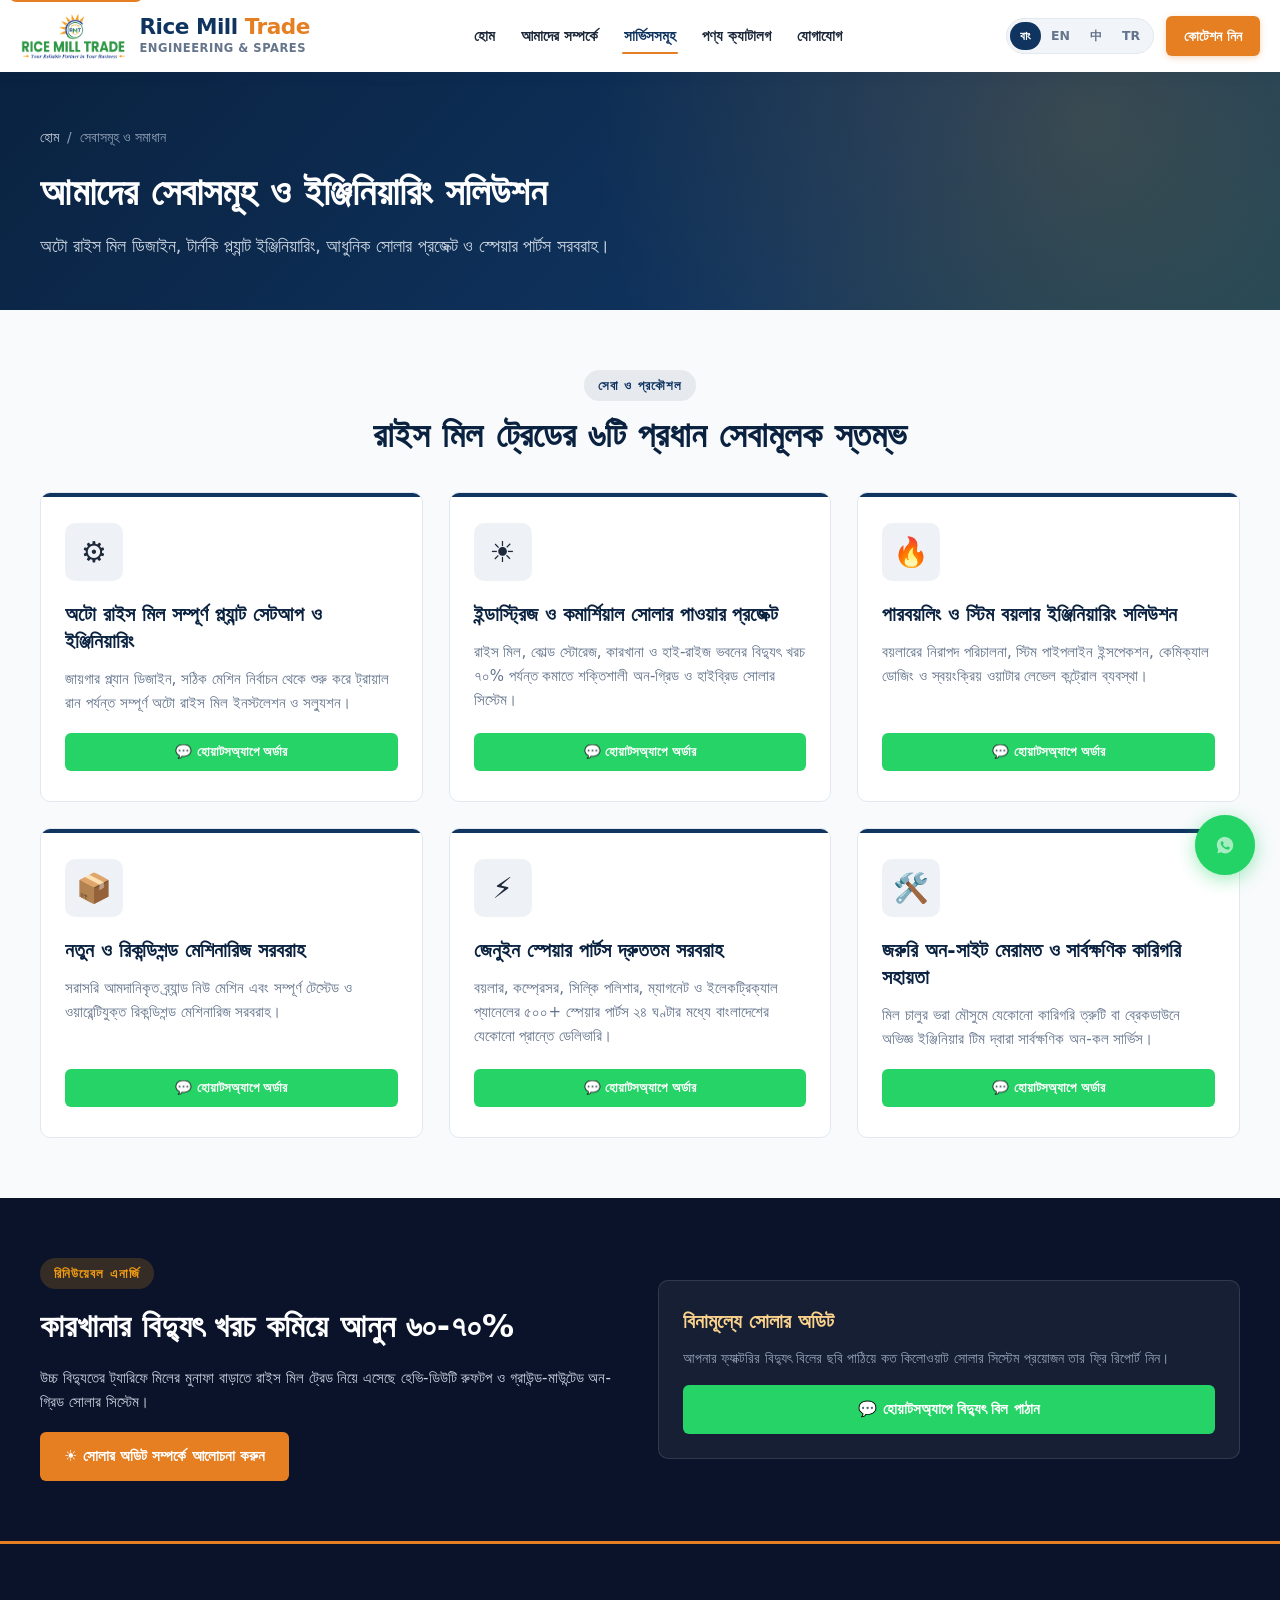
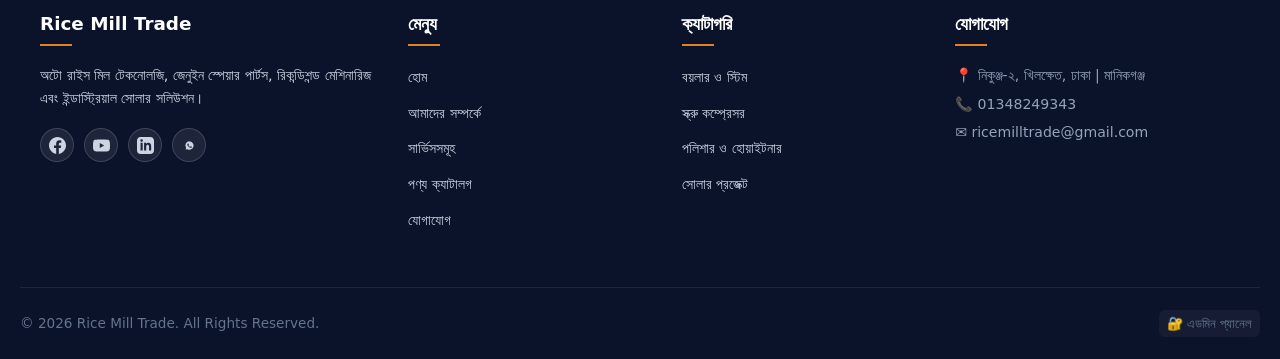
<file: services.html>
<!DOCTYPE html>
<html lang="bn">
<head>
  <meta charset="UTF-8">
  <meta name="viewport" content="width=device-width, initial-scale=1.0">
  <title>সেবাসমূহ ও ইঞ্জিনিয়ারিং সলিউশন | Rice Mill Trade</title>
  <meta name="description" content="রাইস মিল ট্রেডের প্রকৌশল ও সেবা - সম্পূর্ণ অটো রাইস মিল প্ল্যান্ট সেটআপ, ইন্ডাস্ট্রিয়াল সোলার প্রজেক্ট, বয়লার ও কম্প্রেসর ইঞ্জিনিয়ারিং।">
  <link rel="icon" type="image/png" href="assets/images/brand/logo.png">

  <!-- Open Graph Meta -->
  <meta property="og:title" content="সেবাসমূহ ও ইঞ্জিনিয়ারিং সলিউশন | Rice Mill Trade">
  <meta property="og:description" content="অটো রাইস মিল ডিজাইন, টার্নকি প্ল্যান্ট ইঞ্জিনিয়ারিং, আধুনিক সোলার প্রজেক্ট ও স্পেয়ার পার্টস সরবরাহ।">
  <meta property="og:image" content="https://ricemilltrade.com/assets/images/brand/meta-og-image.jpg">
  <meta property="og:url" content="https://ricemilltrade.com/services.html">
  <meta property="og:type" content="website">
  <meta name="twitter:card" content="summary_large_image">
  <meta name="twitter:image" content="https://ricemilltrade.com/assets/images/brand/meta-og-image.jpg">

  <link rel="stylesheet" href="assets/css/style.css">
  <link rel="sitemap" type="application/xml" href="/sitemap.xml">
  <link rel="canonical" href="https://ricemilltrade.com/services.html">
  <!-- JSON-LD Structured Data for Google Search -->
  <script type="application/ld+json">
  {
    "@context": "https://schema.org",
    "@type": "LocalBusiness",
    "name": "Rice Mill Trade",
    "alternateName": "রাইস মিল ট্রেড",
    "description": "Auto rice mill spare parts, machinery supply and industrial solar power projects in Bangladesh.",
    "url": "https://ricemilltrade.com",
    "logo": "https://ricemilltrade.com/assets/images/brand/logo.png",
    "image": "https://ricemilltrade.com/assets/images/brand/meta-og-image.jpg",
    "telephone": "+8801348249343",
    "email": "ricemilltrade@gmail.com",
    "address": [
      {
        "@type": "PostalAddress",
        "streetAddress": "Protikkha (4th Floor), House #13, Road #10, Nikunja-2, Khilkhet",
        "addressLocality": "Dhaka",
        "postalCode": "1229",
        "addressCountry": "BD"
      }
    ],
    "openingHours": "Sa-Th 09:00-20:00",
    "sameAs": [
      "https://facebook.com/ricemilltrade",
      "https://youtube.com/@ricemilltrade",
      "https://www.linkedin.com/in/rezaul-karim-3a2714374"
    ],
    "hasMap": "https://maps.google.com/?q=Nikunja-2,Dhaka",
    "priceRange": "Contact for Quote",
    "currenciesAccepted": "BDT",
    "paymentAccepted": "Cash, Bank Transfer"
  }
  </script>
</head>
<body>
  <a href="#main-content" class="skip-link">মূল কন্টেন্টে চলে যান</a>

  <!-- Header -->
  <header class="header">
    <div class="container navbar">
      <a href="index.html" class="logo-brand">
        <img src="assets/images/brand/logo.png" alt="Rice Mill Trade Logo" class="logo-img" onerror="this.style.display='none'">
        <div class="brand-fallback">
          <div class="brand-name">Rice Mill <span>Trade</span></div>
          <div class="brand-tag">Engineering & Spares</div>
        </div>
      </a>

      <nav class="nav-menu" id="navMenu">
        <a href="index.html" class="nav-link" data-i18n="home">হোম</a>
        <a href="about.html" class="nav-link" data-i18n="about">আমাদের সম্পর্কে</a>
        <a href="services.html" class="nav-link active" data-i18n="services">সার্ভিসসমূহ</a>
        <a href="products.html" class="nav-link" data-i18n="products">পণ্য ক্যাটালগ</a>
        <a href="contact.html" class="nav-link" data-i18n="contact">যোগাযোগ</a>
      </nav>

      <div class="header-actions">
        <!-- 4 Languages: বাংলা, English, 中文, Türkçe -->
        <div class="lang-switcher" aria-label="Language Selector">
          <button class="lang-btn active" data-lang="bn">বাং</button>
          <button class="lang-btn" data-lang="en">EN</button>
          <button class="lang-btn" data-lang="zh">中</button>
          <button class="lang-btn" data-lang="tr">TR</button>
        </div>
        <a href="contact.html#quote" class="btn-nav-quote" data-i18n="getQuote">কোটেশন নিন</a>
        <button class="hamburger" id="hamburger" aria-label="Toggle navigation menu">
          <span></span><span></span><span></span>
        </button>
      </div>
    </div>
  </header>

  <main id="main-content">
    <section class="page-header">
      <div class="container page-header-content">
        <nav class="breadcrumb" aria-label="Breadcrumb">
          <a href="index.html">হোম</a>
          <span>/</span>
          <span>সেবাসমূহ ও সমাধান</span>
        </nav>
        <h1>আমাদের সেবাসমূহ ও ইঞ্জিনিয়ারিং সলিউশন</h1>
        <p>অটো রাইস মিল ডিজাইন, টার্নকি প্ল্যান্ট ইঞ্জিনিয়ারিং, আধুনিক সোলার প্রজেক্ট ও স্পেয়ার পার্টস সরবরাহ।</p>
      </div>
    </section>

    <!-- Services Grid -->
    <section class="section" style="padding:60px 0;">
      <div class="container">
        <div class="section-title fade-in" style="margin-bottom:35px;">
          <span class="section-title-badge">সেবা ও প্রকৌশল</span>
          <h2>রাইস মিল ট্রেডের ৬টি প্রধান সেবামূলক স্তম্ভ</h2>
        </div>
        <div class="grid grid-3" id="services-grid">
          <!-- Populated dynamically -->
        </div>
      </div>
    </section>

    <!-- Clean Solar Highlight -->
    <section class="section" style="background:#0b132b; color:#fff; padding:60px 0;">
      <div class="container">
        <div class="grid grid-2" style="align-items:center; gap:36px;">
          <div class="fade-in">
            <span class="section-title-badge" style="background:rgba(243,156,18,0.18); color:#f39c12;">রিনিউয়েবল এনার্জি</span>
            <h2 style="color:#ffffff; font-size:2rem; margin-bottom:14px;">কারখানার বিদ্যুৎ খরচ কমিয়ে আনুন ৬০-৭০%</h2>
            <p style="color:#cbd5e1; font-size:0.95rem; margin-bottom:18px; line-height:1.6;">
              উচ্চ বিদ্যুতের ট্যারিফে মিলের মুনাফা বাড়াতে রাইস মিল ট্রেড নিয়ে এসেছে হেভি-ডিউটি রুফটপ ও গ্রাউন্ড-মাউন্টেড অন-গ্রিড সোলার সিস্টেম।
            </p>
            <a href="https://wa.me/8801348249343?text=Hello%20Rice%20Mill%20Trade,%20I%20am%20interested%20in%20an%20Industrial%20Solar%20Power%20Project." target="_blank" rel="noopener" class="btn btn-secondary">
              <span>☀️ সোলার অডিট সম্পর্কে আলোচনা করুন</span>
            </a>
          </div>

          <div class="fade-in" style="background:rgba(255,255,255,0.05); padding:24px; border-radius:10px; border:1px solid rgba(255,255,255,0.12);">
            <h3 style="color:#fbd38d; font-size:1.25rem; margin-bottom:10px;">বিনামূল্যে সোলার অডিট</h3>
            <p style="color:#94a3b8; font-size:0.88rem; margin-bottom:16px;">আপনার ফ্যাক্টরির বিদ্যুৎ বিলের ছবি পাঠিয়ে কত কিলোওয়াট সোলার সিস্টেম প্রয়োজন তার ফ্রি রিপোর্ট নিন।</p>
            <a href="https://wa.me/8801348249343?text=Hello%20Rice%20Mill%20Trade,%20I%20want%20to%20send%20my%20electricity%20bill%20for%20a%20free%20Solar%20Audit." target="_blank" rel="noopener" class="btn btn-whatsapp" style="width:100%;">
              <span>💬 হোয়াটসঅ্যাপে বিদ্যুৎ বিল পাঠান</span>
            </a>
          </div>
        </div>
      </div>
    </section>
  </main>

  <!-- Floating WhatsApp Widget -->
  <div class="whatsapp-float-widget">
    <a href="https://wa.me/8801348249343?text=Hello%20Rice%20Mill%20Trade,%20I%20need%20information%20about%20your%20services." target="_blank" rel="noopener" class="whatsapp-float-btn" aria-label="WhatsApp Hotline">
      <div class="whatsapp-pulse"></div>
      <svg viewBox="0 0 24 24"><path d="M12.031 6.172c-3.181 0-5.767 2.586-5.768 5.766-.001 1.298.38 2.27 1.019 3.287l-.711 2.598 2.664-.699c.971.534 1.769.815 2.796.815 3.182 0 5.768-2.587 5.769-5.768 0-3.181-2.587-5.769-5.769-5.769zm3.392 8.244c-.144.405-.837.774-1.17.824-.312.045-.694.072-1.995-.466-1.579-.652-2.583-2.261-2.662-2.366-.079-.105-.643-.855-.643-1.63 0-.776.405-1.158.549-1.315.144-.157.314-.196.419-.196.105 0 .209.001.301.006.097.005.227-.037.355.27.131.314.446 1.085.485 1.164.039.079.065.17.013.275-.052.105-.078.17-.157.262-.079.092-.165.205-.236.275-.078.079-.16.164-.069.321.092.157.408.673.875 1.089.601.535 1.109.701 1.266.78.157.079.249.066.341-.039.092-.105.393-.459.498-.616.105-.157.209-.131.353-.079.144.052.916.432 1.073.511.157.079.262.118.301.183.039.066.039.38-.105.785z"/></svg>
    </a>
  </div>

  <!-- Footer -->
  <footer class="footer">
    <div class="container footer-grid">
      <div class="footer-col footer-about">
        <h4>Rice Mill Trade</h4>
        <p>অটো রাইস মিল টেকনোলজি, জেনুইন স্পেয়ার পার্টস, রিকন্ডিশন্ড মেশিনারিজ এবং ইন্ডাস্ট্রিয়াল সোলার সলিউশন।</p>
        <div class="social-links-bar" style="margin-bottom:14px;"></div>
      </div>
      <div class="footer-col">
        <h4>মেন্যু</h4>
        <ul class="footer-links">
          <li><a href="index.html">হোম</a></li>
          <li><a href="about.html">আমাদের সম্পর্কে</a></li>
          <li><a href="services.html">সার্ভিসসমূহ</a></li>
          <li><a href="products.html">পণ্য ক্যাটালগ</a></li>
          <li><a href="contact.html">যোগাযোগ</a></li>
        </ul>
      </div>
      <div class="footer-col">
        <h4>ক্যাটাগরি</h4>
        <ul class="footer-links">
          <li><a href="products.html?category=boiler">বয়লার ও স্টিম</a></li>
          <li><a href="products.html?category=compressor">স্ক্রু কম্প্রেসর</a></li>
          <li><a href="products.html?category=milling">পলিশার ও হোয়াইটনার</a></li>
          <li><a href="services.html">সোলার প্রজেক্ট</a></li>
        </ul>
      </div>
      <div class="footer-col">
        <h4>যোগাযোগ</h4>
        <p style="font-size:0.88rem; margin-bottom:6px;">📍 নিকুঞ্জ-২, খিলক্ষেত, ঢাকা | মানিকগঞ্জ</p>
        <p style="font-size:0.88rem; margin-bottom:6px;">📞 01348249343</p>
        <p style="font-size:0.88rem;">✉️ ricemilltrade@gmail.com</p>
      </div>
    </div>
    <div class="container footer-bottom">
      <div>&copy; 2026 Rice Mill Trade. All Rights Reserved.</div>
      <div style="display:flex; align-items:center; gap:16px;">
        <a href="admin/login.html" class="admin-login-link">🔐 এডমিন প্যানেল</a>
      </div>
    </div>
  </footer>

  <script src="assets/js/app.js" defer></script>
</body>
</html>
</file>
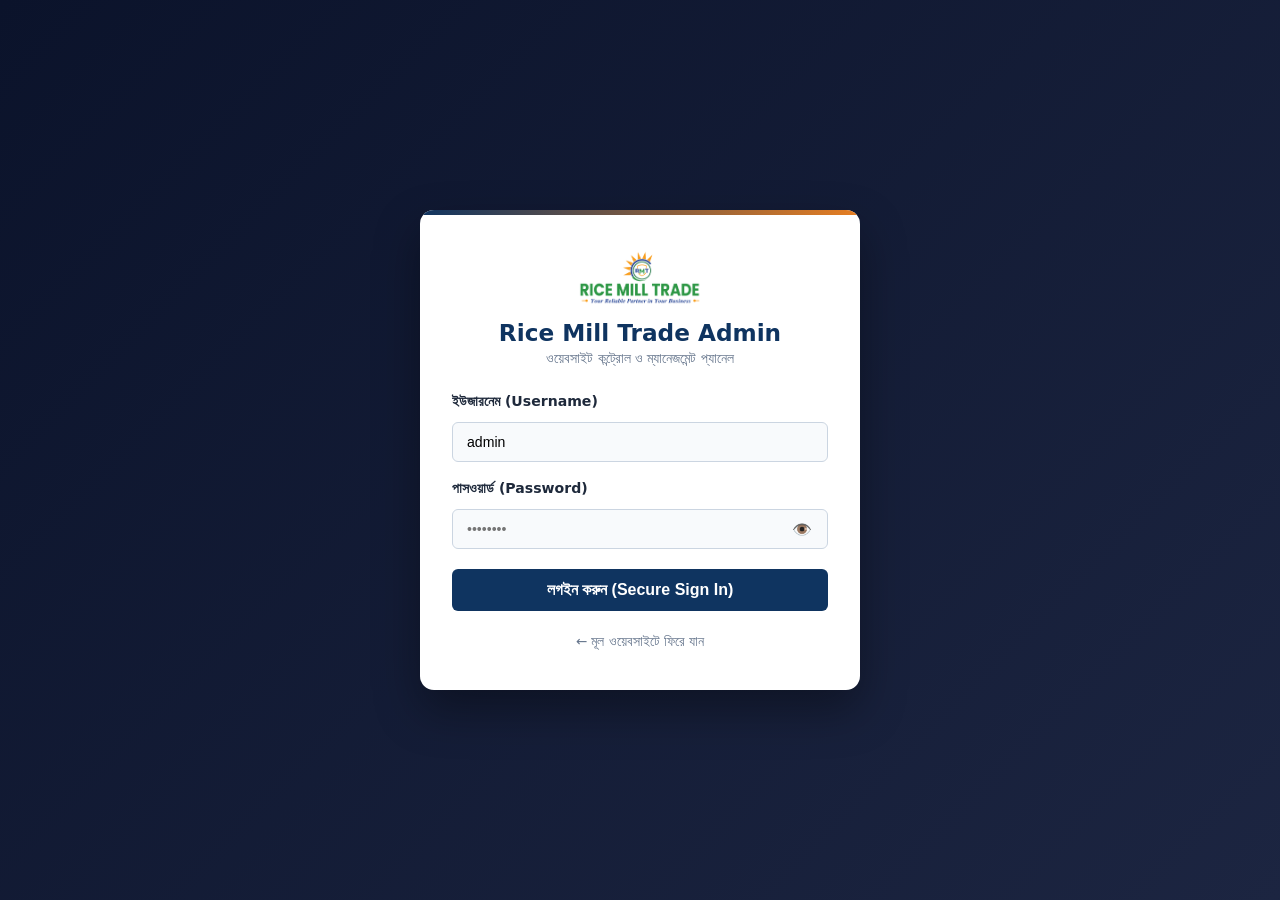
<file: admin/dashboard.html>
<!DOCTYPE html>
<html lang="bn">
<head>
  <meta charset="UTF-8">
  <meta name="viewport" content="width=device-width, initial-scale=1.0">
  <title>এডমিন কন্ট্রোল প্যানেল | Rice Mill Trade</title>
  <link rel="icon" type="image/png" href="../assets/images/brand/logo.png">
  <link rel="stylesheet" href="css/admin.css">
</head>
<body class="admin-body">
  <!-- Sidebar -->
  <aside class="sidebar" id="sidebar">
    <div class="sidebar-brand">
      <img src="../assets/images/brand/logo.png" alt="Logo" style="height:32px; width:auto;" onerror="this.style.display='none'">
      <span>🌾 RMT Admin</span>
    </div>
    <nav class="sidebar-nav">
      <a class="nav-item active" data-section="section-dashboard">📊 ড্যাশবোর্ড ওভারভিউ</a>
      <a class="nav-item" data-section="section-site-control">🏢 কোম্পানি ও সাইট তথ্য</a>
      <a class="nav-item" data-section="section-theme">🎨 স্মার্ট থিম ও কালার</a>
      <a class="nav-item" data-section="section-products">📦 প্রোডাক্ট ও প্রাইস কন্ট্রোল</a>
      <a class="nav-item" data-section="section-services">🛠️ সার্ভিসেস কন্ট্রোল</a>
      <a class="nav-item" data-section="section-brochures">📄 ব্রোশার ও ক্যাটালগ</a>
      <a class="nav-item" data-section="section-team">👥 পরিচালনা পর্ষদ</a>
      <a class="nav-item" data-section="section-security">🔐 এডমিন সিকিউরিটি</a>
      <a class="nav-item" data-section="section-backup">💾 ব্যাকআপ ও ক্যাশে</a>
    </nav>
    <div class="sidebar-footer">
      <a href="../index.html" target="_blank" style="color:#94a3b8; text-decoration:none; display:flex; align-items:center; justify-content:center; gap:6px;">
        <span>🌐 ওয়েবসাইট লাইভ দেখুন</span>
      </a>
    </div>
  </aside>

  <!-- Main Wrapper -->
  <div class="main-wrapper">
    <header class="topbar">
      <div style="display:flex; align-items:center; gap:12px;">
        <button class="toggle-sidebar-btn" id="toggleSidebar" aria-label="Toggle Menu">☰</button>
        <span style="font-weight:700; color:var(--admin-primary); font-size:1.1rem;">রাইস মিল ট্রেড এডমিন কন্ট্রোল</span>
      </div>
      <div class="user-profile">
        <button class="btn btn-secondary btn-sm" id="topbarClearCacheBtn" title="Clear Cache">🧹 ক্যাশে ক্লিয়ার</button>
        <span class="user-role-badge" id="displayRole">Superadmin</span>
        <span id="displayName" style="font-weight:700; font-size:0.9rem;">Rezaul Karim</span>
        <button class="btn btn-outline-danger btn-sm" id="logoutBtn">লগআউট</button>
      </div>
    </header>

    <main class="content-container">
      <!-- 1. Dashboard Overview -->
      <section id="section-dashboard" class="content-section active">
        <div class="section-heading">
          <h2>📊 কন্ট্রোল ওভারভিউ ও স্ট্যাটিস্টিকস</h2>
          <span style="font-size:0.88rem; color:#64748b;">আজকের তারিখ: <span id="currentDateDisplay"></span></span>
        </div>

        <div class="stats-grid">
          <div class="stat-card">
            <div class="stat-icon" style="background:#e0f2fe; color:#0284c7;">📦</div>
            <div>
              <h3 id="statProducts">0</h3>
              <p>মোট প্রোডাক্টস</p>
            </div>
          </div>
          <div class="stat-card">
            <div class="stat-icon" style="background:#fef3c7; color:#d97706;">🛠️</div>
            <div>
              <h3 id="statServices">6</h3>
              <p>সক্রিয় সার্ভিসেস</p>
            </div>
          </div>
          <div class="stat-card">
            <div class="stat-icon" style="background:#f3e8ff; color:#7e22ce;">📄</div>
            <div>
              <h3 id="statBrochures">6</h3>
              <p>পিডিএফ ক্যাটালগ</p>
            </div>
          </div>
          <div class="stat-card">
            <div class="stat-icon" style="background:#dcfce7; color:#15803d;">👥</div>
            <div>
              <h3 id="statTeam">3</h3>
              <p>পরিচালনা পর্ষদের সদস্য</p>
            </div>
          </div>
        </div>

        <!-- Global Price Status Banner -->
        <div class="admin-card" style="background:#f8fafc; border-left:4px solid var(--admin-secondary);">
          <div style="display:flex; justify-content:space-between; align-items:center; flex-wrap:wrap; gap:12px;">
            <div>
              <h4 style="color:var(--admin-primary); margin-bottom:4px;">🔒 গ্লোবাল প্রোডাক্ট প্রাইস কন্ট্রোল (মূল্য প্রদর্শন / গোপন সেটিংস)</h4>
              <p style="font-size:0.86rem; color:#64748b;">
                বর্তমান অবস্থা: <strong id="globalPriceStatusText" style="color:#d97706;">সকল পণ্যের মূল্য গোপন (হাইড) রয়েছে</strong> — গ্রাহকরা সরাসরি হোয়াটসঅ্যাপে বা ফোনে কোটেশন জানতে পারবেন।
              </p>
            </div>
            <button class="btn btn-secondary" onclick="RMT_ADMIN.switchTab('section-products');">
              ⚙️ প্রাইস সেটিংস পরিবর্তন করুন
            </button>
          </div>
        </div>

        <div class="admin-card">
          <div class="admin-card-header">
            <h3>⚡ দ্রুত অ্যাকশন ও শর্টকাট</h3>
          </div>
          <div style="display:flex; flex-wrap:wrap; gap:12px;">
            <button class="btn btn-primary" onclick="RMT_ADMIN.switchTab('section-products'); RMT_ADMIN.openAddProductModal();">
              ➕ নতুন প্রোডাক্ট যোগ করুন
            </button>
            <button class="btn btn-primary" onclick="RMT_ADMIN.switchTab('section-services'); RMT_ADMIN.openAddServiceModal();">
              🛠️ নতুন সার্ভিস যোগ করুন
            </button>
            <button class="btn btn-primary" onclick="RMT_ADMIN.switchTab('section-brochures'); RMT_ADMIN.openAddBrochureModal();">
              📄 নতুন ক্যাটালগ যোগ করুন
            </button>
            <button class="btn btn-secondary" onclick="RMT_ADMIN.switchTab('section-theme');">
              🎨 প্ল্যাটফর্ম থিম ও কালার কাস্টমাইজ
            </button>
            <button class="btn btn-secondary" onclick="RMT_ADMIN.exportAllData();">
              💾 সম্পূর্ণ ডাটা ব্যাকআপ (JSON)
            </button>
            <a href="../index.html" target="_blank" class="btn btn-secondary">
              👁️ লাইভ ওয়েবসাইট ব্রাউজ করুন
            </a>
          </div>
        </div>
      </section>

      <!-- 2. Site & Company Information (With Social Media Links) -->
      <section id="section-site-control" class="content-section">
        <div class="section-heading">
          <h2>🏢 কোম্পানি, অফিস ও সোশ্যাল মিডিয়া সেটিংস</h2>
          <button class="btn btn-success" id="saveSiteSettingsBtn">💾 সেটিংস সংরক্ষণ করুন</button>
        </div>

        <div class="admin-card">
          <h3 style="font-size:1.1rem; color:var(--admin-primary); margin-bottom:16px;">১. সাধারণ তথ্য ও হেল্পলাইন</h3>
          <form id="siteSettingsForm">
            <div class="form-grid">
              <div class="form-group">
                <label class="form-label">কোম্পানির নাম (ইংরেজি)</label>
                <input type="text" id="cfg_companyName" class="form-control" required>
              </div>
              <div class="form-group">
                <label class="form-label">কোম্পানির নাম (বাংলা)</label>
                <input type="text" id="cfg_companyNameBn" class="form-control" required>
              </div>
              <div class="form-group">
                <label class="form-label">ট্যাগলাইন (ইংরেজি)</label>
                <input type="text" id="cfg_tagline" class="form-control" required>
              </div>
              <div class="form-group">
                <label class="form-label">ট্যাগলাইন (বাংলা)</label>
                <input type="text" id="cfg_taglineBn" class="form-control" required>
              </div>
              <div class="form-group">
                <label class="form-label">অফিসিয়াল ফোন নম্বর</label>
                <input type="text" id="cfg_phone" class="form-control" required>
              </div>
              <div class="form-group">
                <label class="form-label">হোয়াটসঅ্যাপ বিজনেস নম্বর (উদাঃ 8801348249343)</label>
                <input type="text" id="cfg_whatsapp" class="form-control" required>
              </div>
              <div class="form-group">
                <label class="form-label">অফিসিয়াল ইমেইল</label>
                <input type="email" id="cfg_email" class="form-control" required>
              </div>
              <div class="form-group">
                <label class="form-label">অফিস সময়সূচি</label>
                <input type="text" id="cfg_businessHours" class="form-control">
              </div>

              <div class="form-group full-width">
                <label class="form-label">ঢাকা প্রধান অফিসের পূর্ণ ঠিকানা (Main Office Address)</label>
                <input type="text" id="cfg_mainAddress" class="form-control">
              </div>
              <div class="form-group full-width">
                <label class="form-label">মানিকগঞ্জ শাখা অফিসের ঠিকানা (Manikganj Office Address)</label>
                <input type="text" id="cfg_manikganjAddress" class="form-control">
              </div>
            </div>

            <!-- Social Media Links Section -->
            <h3 style="font-size:1.1rem; color:var(--admin-primary); margin:24px 0 16px 0; border-top:1px solid var(--admin-border); padding-top:16px;">
              ২. সোশ্যাল মিডিয়া লিংক সেটিংস (Social Media Links)
            </h3>
            <div class="form-grid">
              <div class="form-group">
                <label class="form-label">ফেসবুক পেজ লিংক (Facebook URL)</label>
                <input type="url" id="cfg_facebook" class="form-control" placeholder="https://facebook.com/yourpage">
              </div>
              <div class="form-group">
                <label class="form-label">ইউটিউব চ্যানেল লিংক (YouTube URL)</label>
                <input type="url" id="cfg_youtube" class="form-control" placeholder="https://youtube.com/@channel">
              </div>
              <div class="form-group">
                <label class="form-label">লিঙ্কডইন প্রোফাইল লিংক (LinkedIn URL)</label>
                <input type="url" id="cfg_linkedin" class="form-control" placeholder="https://linkedin.com/in/profile">
              </div>
              <div class="form-group">
                <label class="form-label">ইনস্টাগ্রাম লিংক (Instagram URL)</label>
                <input type="url" id="cfg_instagram" class="form-control" placeholder="https://instagram.com/profile">
              </div>
              <div class="form-group">
                <label class="form-label">টুইটার / এক্স লিংক (Twitter/X URL)</label>
                <input type="url" id="cfg_twitter" class="form-control" placeholder="https://x.com/profile">
              </div>
            </div>
          </form>
        </div>
      </section>

      <!-- 3. Smart Theme & Banner Customizer -->
      <section id="section-theme" class="content-section">
        <div class="section-heading">
          <h2>🎨 প্ল্যাটফর্ম থিম, কালার ও ব্যানার কাস্টমাইজেশন</h2>
          <button class="btn btn-success" id="saveThemeBtn">💾 থিম সংরক্ষণ করুন</button>
        </div>

        <div class="admin-card">
          <h3 style="font-size:1.1rem; color:var(--admin-primary); margin-bottom:14px;">১. ওয়েবসাইটের কালার ব্র্যান্ডিং</h3>
          <div class="form-grid">
            <div class="form-group">
              <label class="form-label">প্রাইমারি কালার (Primary Brand Color)</label>
              <div style="display:flex; align-items:center; gap:10px;">
                <input type="color" id="theme_primaryColor" value="#0f3460" style="width:50px; height:40px; border:none; cursor:pointer;">
                <input type="text" id="theme_primaryColorHex" class="form-control" value="#0f3460" style="max-width:140px;">
              </div>
            </div>
            <div class="form-group">
              <label class="form-label">সেকেন্ডারি অ্যাকসেন্ট কালার (Secondary Accent Color)</label>
              <div style="display:flex; align-items:center; gap:10px;">
                <input type="color" id="theme_secondaryColor" value="#e67e22" style="width:50px; height:40px; border:none; cursor:pointer;">
                <input type="text" id="theme_secondaryColorHex" class="form-control" value="#e67e22" style="max-width:140px;">
              </div>
            </div>
          </div>

          <h4 style="font-size:0.95rem; color:#475569; margin:16px 0 10px 0;">রেডিমেড থিম প্রিসেটস (1-Click Color Presets):</h4>
          <div style="display:flex; gap:10px; flex-wrap:wrap;">
            <button class="btn btn-sm" style="background:#0f3460; color:#fff;" onclick="RMT_ADMIN.setThemePreset('#0f3460', '#e67e22')">
              🔵 ক্লাসিক কর্পোরেট (ডিফল্ট)
            </button>
            <button class="btn btn-sm" style="background:#065f46; color:#fff;" onclick="RMT_ADMIN.setThemePreset('#065f46', '#f59e0b')">
              🟢 এগ্রো গ্রিন (Emerald)
            </button>
            <button class="btn btn-sm" style="background:#7c2d12; color:#fff;" onclick="RMT_ADMIN.setThemePreset('#7c2d12', '#d97706')">
              🟠 গোল্ডেন মিলিং (Amber)
            </button>
            <button class="btn btn-sm" style="background:#1e293b; color:#fff;" onclick="RMT_ADMIN.setThemePreset('#1e293b', '#3b82f6')">
              ⚫ মডার্ন টেক (Slate & Blue)
            </button>
          </div>
        </div>

        <div class="admin-card">
          <h3 style="font-size:1.1rem; color:var(--admin-primary); margin-bottom:14px;">২. হিরো স্লাইডার ও অ্যানিমেটেড ভিডিও ব্যানার (Hero Slides)</h3>
          <p style="font-size:0.86rem; color:#64748b; margin-bottom:16px;">
            হোমপেজে ঘূর্ণায়মান ৫টি ব্যানার ইমেজ এবং ৩ নম্বর স্লাইডের স্বয়ংক্রিয় এনিমেটেড ভিডিও স্ট্যাটাস:
          </p>
          <div id="adminHeroSlidesList" style="display:flex; flex-direction:column; gap:12px;">
            <!-- Populated dynamically -->
          </div>
        </div>
      </section>

      <!-- 4. Product & Price Management -->
      <section id="section-products" class="content-section">
        <div class="section-heading">
          <h2>📦 প্রোডাক্ট ক্যাটালগ ও মূল্য কন্ট্রোল</h2>
          <button class="btn btn-primary" id="openAddProductBtn">➕ নতুন প্রোডাক্ট যোগ করুন</button>
        </div>

        <!-- Master Price Toggle Card -->
        <div class="admin-card" style="background:#fffbeb; border:1.5px solid #fde68a;">
          <div style="display:flex; justify-content:space-between; align-items:center; flex-wrap:wrap; gap:12px;">
            <div>
              <h3 style="font-size:1.05rem; color:#92400e; margin-bottom:4px;">🔒 সকল প্রোডাক্টের মূল্য এক ক্লিকে হাইড রাখুন</h3>
              <p style="font-size:0.86rem; color:#78350f;">
                এটি অন থাকলে সাইটে সরাসরি পণ্যের মূল্য না দেখিয়ে <strong>"🔒 কোটেশনের জন্য যোগাযোগ করুন"</strong> দেখাবে এবং ক্লায়েন্ট সরাসরি হোয়াটসঅ্যাপে দাম জানতে পারবে।
              </p>
            </div>
            <label style="display:flex; align-items:center; gap:8px; font-weight:700; cursor:pointer; background:#fff; padding:8px 14px; border-radius:8px; border:1px solid #fcd34d;">
              <input type="checkbox" id="globalHidePricesCheckbox" checked style="transform:scale(1.2);">
              <span>মূল্য গোপন রাখুন (Hide All Prices)</span>
            </label>
          </div>
        </div>

        <div class="admin-card">
          <div style="display:flex; justify-content:space-between; align-items:center; gap:16px; margin-bottom:18px; flex-wrap:wrap;">
            <input type="text" id="adminProductSearch" class="form-control" placeholder="প্রোডাক্ট নাম বা আইডি দিয়ে খুঁজুন..." style="max-width:320px;">
            <select id="adminProductCategoryFilter" class="form-control" style="max-width:240px;">
              <option value="all">সকল ক্যাটাগরি</option>
              <option value="boiler">বয়লার ও স্টিম পার্টস</option>
              <option value="compressor">স্ক্রু কম্প্রেসর ও নিউমেটিক্স</option>
              <option value="milling">মিলিং ও পলিশার পার্টস</option>
              <option value="electrical">ইলেকট্রিক্যাল ও অটোমেশন</option>
              <option value="magnets">ম্যাগনেট ও ফিল্টার</option>
              <option value="pumps">পাম্প ও ভাল্ব</option>
              <option value="ventilation">ভেন্টিলেশন ফ্যান</option>
              <option value="spares">ইঞ্জিন ও অন্যান্য</option>
            </select>
          </div>

          <div class="table-responsive">
            <table class="admin-table">
              <thead>
                <tr>
                  <th>ছবি</th>
                  <th>আইডি</th>
                  <th>পণ্যের নাম</th>
                  <th>ক্যাটাগরি</th>
                  <th>নির্ধারিত মূল্য</th>
                  <th>মূল্য স্ট্যাটাস</th>
                  <th>ফিচার্ড</th>
                  <th>অ্যাকশন</th>
                </tr>
              </thead>
              <tbody id="adminProductsTableBody">
                <!-- Populated dynamically -->
              </tbody>
            </table>
          </div>
        </div>
      </section>

      <!-- 5. Services Management -->
      <section id="section-services" class="content-section">
        <div class="section-heading">
          <h2>🛠️ ইঞ্জিনিয়ারিং সেবাসমূহ কন্ট্রোল</h2>
          <button class="btn btn-primary" id="openAddServiceBtn">➕ নতুন সার্ভিস যোগ করুন</button>
        </div>

        <div class="admin-card">
          <div class="table-responsive">
            <table class="admin-table">
              <thead>
                <tr>
                  <th>আইকন</th>
                  <th>সার্ভিস শিরোনাম (EN)</th>
                  <th>সার্ভিস শিরোনাম (BN)</th>
                  <th>মূল ফিচারসমূহ</th>
                  <th>অ্যাকশন</th>
                </tr>
              </thead>
              <tbody id="adminServicesTableBody">
                <!-- Populated dynamically -->
              </tbody>
            </table>
          </div>
        </div>
      </section>

      <!-- 6. Brochures & Catalog Management -->
      <section id="section-brochures" class="content-section">
        <div class="section-heading">
          <h2>📄 ক্যাটালগ ও মূল্যতালিকা কন্ট্রোল</h2>
          <button class="btn btn-primary" id="openAddBrochureBtn">➕ নতুন ক্যাটালগ যোগ করুন</button>
        </div>

        <div class="admin-card">
          <div class="table-responsive">
            <table class="admin-table">
              <thead>
                <tr>
                  <th>ক্যাটালগ শিরোনাম</th>
                  <th>ক্যাটাগরি</th>
                  <th>ফাইল সাইজ</th>
                  <th>ফাইল পাথ</th>
                  <th>অ্যাকশন</th>
                </tr>
              </thead>
              <tbody id="adminBrochuresTableBody">
                <!-- Populated dynamically -->
              </tbody>
            </table>
          </div>
        </div>
      </section>

      <!-- 7. Team Management -->
      <section id="section-team" class="content-section">
        <div class="section-heading">
          <h2>👥 পরিচালনা পর্ষদ ও ম্যানেজমেন্ট</h2>
          <button class="btn btn-primary" id="openAddTeamBtn">➕ নতুন মেম্বার যোগ করুন</button>
        </div>

        <div class="admin-card">
          <div class="table-responsive">
            <table class="admin-table">
              <thead>
                <tr>
                  <th>ছবি</th>
                  <th>নাম</th>
                  <th>পদবী</th>
                  <th>মোবাইল</th>
                  <th>অ্যাকশন</th>
                </tr>
              </thead>
              <tbody id="adminTeamTableBody">
                <!-- Populated dynamically -->
              </tbody>
            </table>
          </div>
        </div>
      </section>

      <!-- 8. Admin Security & Password -->
      <section id="section-security" class="content-section">
        <div class="section-heading">
          <h2>🔐 প্রধান এডমিন সিকিউরিটি ও পাসওয়ার্ড</h2>
        </div>

        <div class="admin-card" style="max-width: 650px;">
          <div style="display:flex; align-items:center; gap:16px; margin-bottom:20px; padding-bottom:16px; border-bottom:1px solid var(--admin-border);">
            <div style="width:56px; height:56px; border-radius:50%; background:var(--admin-primary); color:#fff; display:flex; align-items:center; justify-content:center; font-size:1.6rem;">
              👤
            </div>
            <div>
              <h3 style="margin-bottom:4px; color:var(--admin-primary);" id="secAdminNameDisplay">Rezaul Karim</h3>
              <div style="display:flex; gap:8px; align-items:center;">
                <span class="user-role-badge">Superadmin (মাস্টার এক্সেস)</span>
                <span style="font-size:0.85rem; color:#64748b;">ইউজারনেম: <strong>admin</strong></span>
              </div>
            </div>
          </div>

          <form id="adminSecurityForm">
            <div class="form-group" style="margin-bottom:16px;">
              <label class="form-label">এডমিনের পূর্ণ নাম</label>
              <input type="text" id="sec_adminName" class="form-control" value="Rezaul Karim" required>
            </div>

            <div class="form-group" style="margin-bottom:16px;">
              <label class="form-label">বর্তমান পাসওয়ার্ড (Current Password) *</label>
              <input type="password" id="sec_currentPassword" class="form-control" placeholder="বর্তমান পাসওয়ার্ড দিন..." required>
            </div>

            <div class="form-group" style="margin-bottom:16px;">
              <label class="form-label">নতুন পাসওয়ার্ড (New Password) *</label>
              <input type="password" id="sec_newPassword" class="form-control" placeholder="নতুন পাসওয়ার্ড দিন..." required minlength="4">
            </div>

            <div class="form-group" style="margin-bottom:20px;">
              <label class="form-label">নতুন পাসওয়ার্ড নিশ্চিত করুন (Confirm New Password) *</label>
              <input type="password" id="sec_confirmPassword" class="form-control" placeholder="নতুন পাসওয়ার্ড পুনরায় লিখুন..." required minlength="4">
            </div>

            <div id="secPasswordMessage" style="display:none; padding:10px 14px; border-radius:6px; font-size:0.88rem; margin-bottom:16px;"></div>

            <button type="submit" class="btn btn-primary" style="padding:11px 24px;">
              💾 পাসওয়ার্ড ও প্রোফাইল আপডেট করুন
            </button>
          </form>
        </div>
      </section>

      <!-- 9. Data Backup & Cache Clear -->
      <section id="section-backup" class="content-section">
        <div class="section-heading">
          <h2>💾 ডাটা ব্যাকআপ, এক্সপোর্ট ও ক্যাশে ক্লিয়ার</h2>
        </div>

        <div class="admin-card" style="border-left:4px solid #0284c7;">
          <h3 style="font-size:1.15rem; color:#0369a1; margin-bottom:8px;">🧹 ব্রাউজার ক্যাশে ক্লিয়ার করুন (Clear Cache)</h3>
          <p style="font-size:0.9rem; color:#64748b; margin-bottom:14px;">
            এডমিন প্যানেলে করা যেকোনো পরিবর্তন দেখতে যদি ব্রাউজারে কোনো বিলম্ব হয়, তাহলে এখানে ক্লিক করে সম্পূর্ণ ক্যাশে খালি করে লাইভ সাইট রিফ্রেশ করুন।
          </p>
          <button class="btn btn-secondary" id="clearCacheBtn">
            🧹 ক্যাশে ক্লিয়ার ও রিফ্রেশ করুন
          </button>
        </div>

        <div class="admin-card">
          <h3 style="font-size:1.15rem; color:var(--admin-primary); margin-bottom:10px;">১. সম্পূর্ণ ডাটা ব্যাকআপ ডাউনলোড করুন</h3>
          <p style="font-size:0.9rem; color:#64748b; margin-bottom:16px;">
            এডমিন প্যানেলে করা সমস্ত পরিবর্তন একটি একক <code>site_data_backup.json</code> ফাইল আকারে ডাউনলোড করে সুরক্ষিত রাখুন।
          </p>
          <button class="btn btn-success" id="exportDataBtn">
            📥 ডাউনলোড করুন (Export site_data_backup.json)
          </button>
        </div>

        <div class="admin-card">
          <h3 style="font-size:1.15rem; color:var(--admin-primary); margin-bottom:10px;">২. ব্যাকআপ ডাটা রিস্টোর বা আপলোড করুন</h3>
          <p style="font-size:0.9rem; color:#64748b; margin-bottom:16px;">
            পূর্বে ডাউনলোড করা কোনো JSON ফাইল আপলোড করে সমস্ত ডাটা তাৎক্ষণিকভাবে রিস্টোর করুন।
          </p>
          <input type="file" id="importJsonFileInput" accept=".json" style="margin-bottom:14px; display:block;">
          <button class="btn btn-secondary" id="importDataBtn">
            📤 ডাটা রিস্টোর করুন (Import Data)
          </button>
        </div>

        <div class="admin-card" style="border-left:4px solid #ef4444;">
          <h3 style="font-size:1.15rem; color:#dc2626; margin-bottom:10px;">৩. ফ্যাক্টরি রিসেট (Reset to Default)</h3>
          <p style="font-size:0.9rem; color:#64748b; margin-bottom:16px;">
            এডমিন প্যানেলে করা সমস্ত কাস্টম পরিবর্তন মুছে ফেলে মূল ডিফল্ট ডাটা ফেরত আনুন।
          </p>
          <button class="btn btn-danger" id="resetDefaultsBtn">
            🔄 ফ্যাক্টরি রিসেট করুন
          </button>
        </div>
      </section>
    </main>
  </div>

  <!-- Product Modal (Add / Edit) with Individual Price Hide Toggle -->
  <div class="admin-modal-overlay" id="productModal">
    <div class="admin-modal">
      <div class="admin-modal-header">
        <h3 id="productModalTitle">প্রোডাক্ট তথ্য</h3>
        <button class="btn btn-sm" onclick="RMT_ADMIN.closeModals()">✕</button>
      </div>
      <div class="admin-modal-body">
        <form id="productForm">
          <input type="hidden" id="pm_id">
          <div class="form-grid">
            <div class="form-group">
              <label class="form-label">পণ্যের নাম (ইংরেজি) *</label>
              <input type="text" id="pm_name" class="form-control" required>
            </div>
            <div class="form-group">
              <label class="form-label">পণ্যের নাম (বাংলা) *</label>
              <input type="text" id="pm_nameBn" class="form-control" required>
            </div>
            <div class="form-group">
              <label class="form-label">ক্যাটাগরি *</label>
              <select id="pm_category" class="form-control" required>
                <option value="boiler">বয়লার ও স্টিম পার্টস</option>
                <option value="compressor">স্ক্রু কম্প্রেসর ও নিউমেটিক্স</option>
                <option value="milling">মিলিং ও পলিশার পার্টস</option>
                <option value="electrical">ইলেকট্রিক্যাল ও অটোমেশন</option>
                <option value="magnets">ম্যাগনেট ও ফিল্টার</option>
                <option value="pumps">পাম্প ও ভাল্ব</option>
                <option value="ventilation">ভেন্টিলেশন ফ্যান</option>
                <option value="spares">ইঞ্জিন ও অন্যান্য</option>
              </select>
            </div>
            <div class="form-group">
              <label class="form-label">মূল্য (Price - উদাঃ ৳ ৪,৫০০ বা আলোচনা সাপেক্ষ)</label>
              <input type="text" id="pm_price" class="form-control" placeholder="৳ ৪,৫০০">
            </div>
            <div class="form-group full-width" style="background:#f8fafc; padding:12px; border-radius:6px; border:1px solid #e2e8f0;">
              <label style="display:flex; align-items:center; gap:8px; font-weight:700; font-size:0.88rem; cursor:pointer;">
                <input type="checkbox" id="pm_hidePrice" checked>
                <span>🔒 এই নির্দিষ্ট পণ্যের মূল্য ওয়েবসাইটে গোপন (হাইড) রাখুন [Default: Checked]</span>
              </label>
            </div>
            <div class="form-group full-width">
              <label class="form-label">ছবি ফাইলের পাথ বা URL</label>
              <input type="text" id="pm_image" class="form-control" placeholder="assets/images/products/example.webp">
            </div>
            <div class="form-group full-width">
              <label class="form-label">স্পেসিফিকেশন (কমা দিয়ে আলাদা করুন)</label>
              <input type="text" id="pm_specs" class="form-control" placeholder="Size: 4 Inch, Material: SS304">
            </div>
            <div class="form-group full-width">
              <label class="form-label">বর্ণনা (বাংলা)</label>
              <textarea id="pm_descriptionBn" class="form-control" rows="2"></textarea>
            </div>
            <div class="form-group">
              <label style="display:flex; align-items:center; gap:8px; font-weight:700; font-size:0.88rem; cursor:pointer;">
                <input type="checkbox" id="pm_featured">
                <span>হোমপেজে ফিচার্ড হিসেবে রাখুন</span>
              </label>
            </div>
          </div>
        </form>
      </div>
      <div class="admin-modal-footer">
        <button class="btn" onclick="RMT_ADMIN.closeModals()">বাতিল</button>
        <button class="btn btn-primary" id="saveProductModalBtn">সংরক্ষণ করুন</button>
      </div>
    </div>
  </div>

  <!-- Service Modal (Add / Edit) -->
  <div class="admin-modal-overlay" id="serviceModal">
    <div class="admin-modal">
      <div class="admin-modal-header">
        <h3 id="serviceModalTitle">সার্ভিস তথ্য</h3>
        <button class="btn btn-sm" onclick="RMT_ADMIN.closeModals()">✕</button>
      </div>
      <div class="admin-modal-body">
        <form id="serviceForm">
          <input type="hidden" id="sm_id">
          <div class="form-grid">
            <div class="form-group">
              <label class="form-label">আইকন (Emoji বা প্রতীক) *</label>
              <input type="text" id="sm_icon" class="form-control" placeholder="⚙️" style="max-width:120px;" required>
            </div>
            <div class="form-group">
              <label class="form-label">হোয়াটসঅ্যাপ ইনকোয়ারি বার্তা</label>
              <input type="text" id="sm_whatsappMsg" class="form-control" placeholder="Hello Rice Mill Trade, I need consultation on...">
            </div>
            <div class="form-group full-width">
              <label class="form-label">সার্ভিস শিরোনাম (ইংরেজি) *</label>
              <input type="text" id="sm_title" class="form-control" required placeholder="উদাঃ Auto Rice Mill Plant Setup & Turnkey Engineering">
            </div>
            <div class="form-group full-width">
              <label class="form-label">সার্ভিস শিরোনাম (বাংলা) *</label>
              <input type="text" id="sm_titleBn" class="form-control" required placeholder="উদাঃ অটো রাইস মিল সম্পূর্ণ প্ল্যান্ট সেটআপ ও ইঞ্জিনিয়ারিং">
            </div>
            <div class="form-group full-width">
              <label class="form-label">সার্ভিস সংক্ষিপ্ত বিবরণ (ইংরেজি)</label>
              <textarea id="sm_summary" class="form-control" rows="2" placeholder="Short description in English..."></textarea>
            </div>
            <div class="form-group full-width">
              <label class="form-label">সার্ভিস সংক্ষিপ্ত বিবরণ (বাংলা)</label>
              <textarea id="sm_summaryBn" class="form-control" rows="2" placeholder="সংক্ষিপ্ত বিবরণ বাংলায় লিখুন..."></textarea>
            </div>
            <div class="form-group full-width">
              <label class="form-label">মূল ফিচারসমূহ (বাংলা - প্রতিটি ফিচার নতুন লাইনে লিখুন)</label>
              <textarea id="sm_featuresBn" class="form-control" rows="4" placeholder="২০ টিপিডি থেকে ২০০+ টিপিডি মেগা প্ল্যান্ট ইঞ্জিনিয়ারিং&#10;সর্বনিম্ন খুদ ও সর্বোচ্চ চালের উৎপাদনমুখী ফ্লোচার্ট&#10;ডাস্ট-ফ্রি নিউমেটিক পাইপলাইন"></textarea>
            </div>
            <div class="form-group full-width">
              <label class="form-label">মূল ফিচারসমূহ (ইংরেজি - Each feature on a new line)</label>
              <textarea id="sm_features" class="form-control" rows="4" placeholder="Complete 20 TPD to 200+ TPD Plant Engineering&#10;High Yield & Minimal Grain Breakage Flowcharts"></textarea>
            </div>
          </div>
        </form>
      </div>
      <div class="admin-modal-footer">
        <button class="btn" onclick="RMT_ADMIN.closeModals()">বাতিল</button>
        <button class="btn btn-primary" id="saveServiceModalBtn">সংরক্ষণ করুন</button>
      </div>
    </div>
  </div>

  <!-- Brochure / Catalog Modal (Add / Edit) -->
  <div class="admin-modal-overlay" id="brochureModal">
    <div class="admin-modal">
      <div class="admin-modal-header">
        <h3 id="brochureModalTitle">ক্যাটালগ ও ব্রোশার তথ্য</h3>
        <button class="btn btn-sm" onclick="RMT_ADMIN.closeModals()">✕</button>
      </div>
      <div class="admin-modal-body">
        <form id="brochureForm">
          <input type="hidden" id="bm_id">
          <div class="form-grid">
            <div class="form-group full-width">
              <label class="form-label">ক্যাটালগের নাম (ইংরেজি) *</label>
              <input type="text" id="bm_title" class="form-control" required placeholder="উদাঃ Boiler Spare Parts Official Catalog">
            </div>
            <div class="form-group full-width">
              <label class="form-label">ক্যাটালগের নাম (বাংলা) *</label>
              <input type="text" id="bm_titleBn" class="form-control" required placeholder="উদাঃ বয়লার স্পেয়ার পার্টস অফিসিয়াল ক্যাটালগ">
            </div>
            <div class="form-group">
              <label class="form-label">ক্যাটাগরি (ইংরেজি) *</label>
              <input type="text" id="bm_category" class="form-control" required placeholder="উদাঃ Boiler, Compressor, Milling...">
            </div>
            <div class="form-group">
              <label class="form-label">ক্যাটাগরি (বাংলা)</label>
              <input type="text" id="bm_categoryBn" class="form-control" placeholder="উদাঃ বয়লার, কম্প্রেসর, মিলিং পার্টস...">
            </div>
            <div class="form-group full-width">
              <label class="form-label">পিডিএফ ফাইলের পাথ বা URL *</label>
              <input type="text" id="bm_path" class="form-control" required placeholder="উদাঃ assets/documents/Boiler_spare_list.pdf">
            </div>
            <div class="form-group">
              <label class="form-label">ডাউনলোড ফাইলের নাম</label>
              <input type="text" id="bm_filename" class="form-control" placeholder="Boiler_spare_list.pdf">
            </div>
            <div class="form-group">
              <label class="form-label">ফাইল সাইজ (উদাঃ 1.09 MB)</label>
              <input type="text" id="bm_fileSize" class="form-control" placeholder="1.09 MB">
            </div>
          </div>
        </form>
      </div>
      <div class="admin-modal-footer">
        <button class="btn" onclick="RMT_ADMIN.closeModals()">বাতিল</button>
        <button class="btn btn-primary" id="saveBrochureModalBtn">সংরক্ষণ করুন</button>
      </div>
    </div>
  </div>

  <!-- Team Member Modal -->
  <div class="admin-modal-overlay" id="teamModal">
    <div class="admin-modal" style="max-width:520px;">
      <div class="admin-modal-header">
        <h3 id="teamModalTitle">টিম মেম্বার তথ্য</h3>
        <button class="btn btn-sm" onclick="RMT_ADMIN.closeModals()">✕</button>
      </div>
      <div class="admin-modal-body">
        <form id="teamForm">
          <input type="hidden" id="tm_id">
          <div class="form-group">
            <label class="form-label">নাম (ইংরেজি) *</label>
            <input type="text" id="tm_name" class="form-control" required>
          </div>
          <div class="form-group">
            <label class="form-label">নাম (বাংলা) *</label>
            <input type="text" id="tm_nameBn" class="form-control" required>
          </div>
          <div class="form-group">
            <label class="form-label">পদবী *</label>
            <input type="text" id="tm_role" class="form-control" required>
          </div>
          <div class="form-group">
            <label class="form-label">মোবাইল নম্বর</label>
            <input type="text" id="tm_phone" class="form-control">
          </div>
          <div class="form-group">
            <label class="form-label">ছবি ফাইলের পাথ</label>
            <input type="text" id="tm_image" class="form-control" placeholder="assets/images/team/rezaul-karim.webp">
          </div>
        </form>
      </div>
      <div class="admin-modal-footer">
        <button class="btn" onclick="RMT_ADMIN.closeModals()">বাতিল</button>
        <button class="btn btn-primary" id="saveTeamModalBtn">সংরক্ষণ করুন</button>
      </div>
    </div>
  </div>

  <!-- Toast Notice -->
  <div class="toast-notice" id="toastNotice">সফলভাবে সংরক্ষিত হয়েছে!</div>

  <script src="js/admin.js" defer></script>
</body>
</html>
</file>
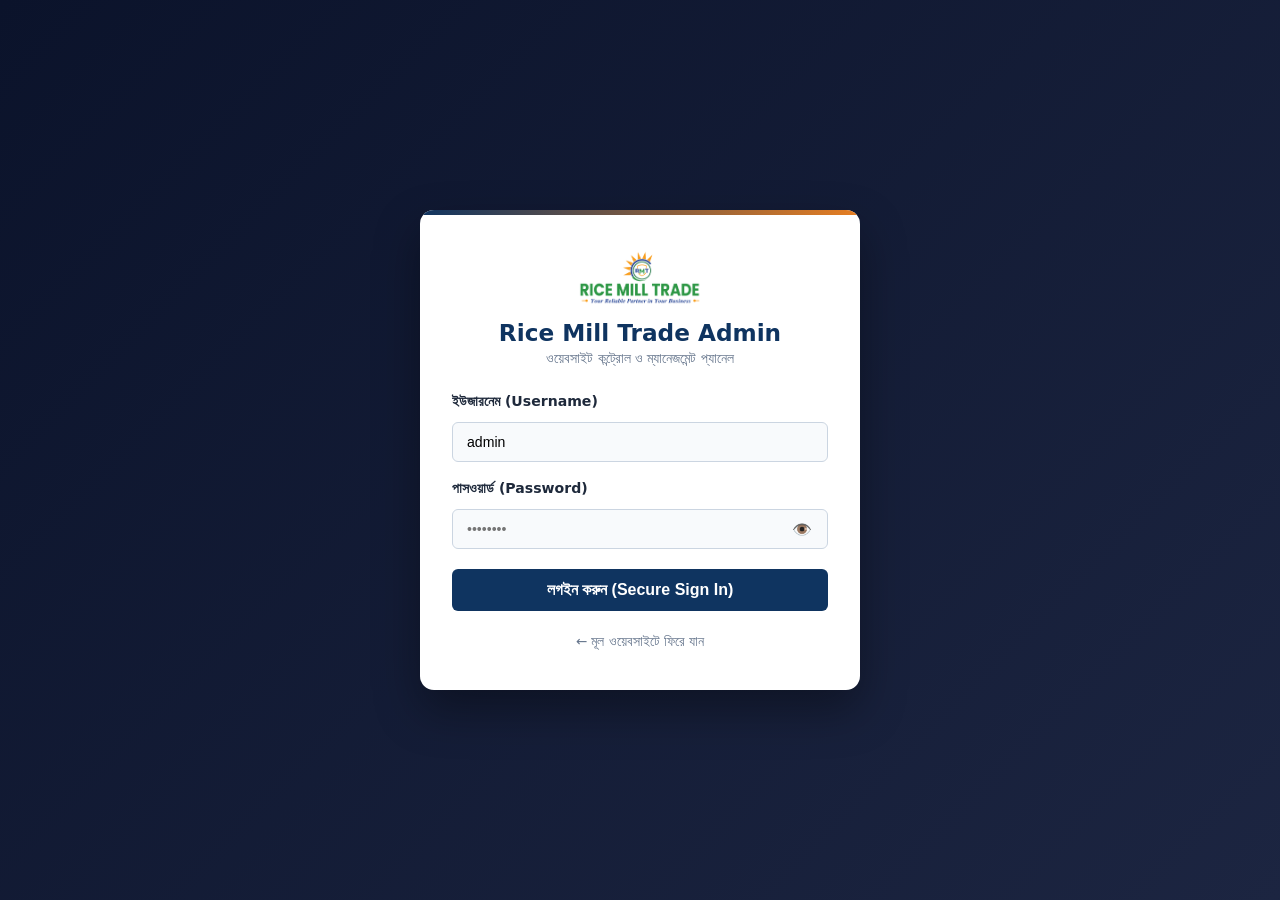
<file: admin/login.html>
<!DOCTYPE html>
<html lang="bn">
<head>
  <meta charset="UTF-8">
  <meta name="viewport" content="width=device-width, initial-scale=1.0">
  <title>Admin Login | Rice Mill Trade</title>
  <link rel="icon" type="image/png" href="../assets/images/brand/logo.png">
  <link rel="stylesheet" href="css/admin.css">
  <style>
    body {
      min-height: 100vh;
      display: flex;
      align-items: center;
      justify-content: center;
      background: linear-gradient(135deg, #0b132b 0%, #1c2541 100%);
      padding: 20px;
      font-family: 'Segoe UI', system-ui, -apple-system, sans-serif;
    }
    .login-card {
      background: #ffffff;
      width: 100%;
      max-width: 440px;
      border-radius: 14px;
      box-shadow: 0 20px 45px rgba(0,0,0,0.35);
      padding: 40px 32px;
      position: relative;
      overflow: hidden;
    }
    .login-card::before {
      content: '';
      position: absolute;
      top: 0; left: 0; width: 100%; height: 5px;
      background: linear-gradient(to right, #0f3460, #e67e22);
    }
    .login-brand {
      text-align: center;
      margin-bottom: 26px;
    }
    .login-brand img {
      max-height: 55px;
      margin: 0 auto 10px auto;
      object-fit: contain;
    }
    .login-brand h2 {
      font-size: 1.45rem;
      color: #0f3460;
      font-weight: 800;
      margin-bottom: 4px;
    }
    .login-brand p {
      font-size: 0.86rem;
      color: #64748b;
    }
    .password-wrap {
      position: relative;
    }
    .toggle-pass-btn {
      position: absolute;
      right: 12px;
      top: 50%;
      transform: translateY(-50%);
      background: none;
      border: none;
      cursor: pointer;
      color: #64748b;
      font-size: 1rem;
      padding: 4px;
    }
    .toggle-pass-btn:hover {
      color: #0f3460;
    }
  </style>
</head>
<body>
  <div class="login-card">
    <div class="login-brand">
      <img src="../assets/images/brand/logo.png" alt="Rice Mill Trade" onerror="this.style.display='none'">
      <h2>Rice Mill Trade <span>Admin</span></h2>
      <p>ওয়েবসাইট কন্ট্রোল ও ম্যানেজমেন্ট প্যানেল</p>
    </div>

    <form id="loginForm">
      <div class="form-group" style="margin-bottom: 18px;">
        <label class="form-label" style="display:block; font-weight:700; font-size:0.88rem; margin-bottom:6px; color:#1e293b;">ইউজারনেম (Username)</label>
        <input type="text" id="username" class="form-control" placeholder="admin" value="admin" required style="width:100%; padding:11px 14px; border:1.5px solid #cbd5e1; border-radius:6px;">
      </div>

      <div class="form-group" style="margin-bottom: 20px;">
        <label class="form-label" style="display:block; font-weight:700; font-size:0.88rem; margin-bottom:6px; color:#1e293b;">পাসওয়ার্ড (Password)</label>
        <div class="password-wrap">
          <input type="password" id="password" class="form-control" placeholder="••••••••" required style="width:100%; padding:11px 40px 11px 14px; border:1.5px solid #cbd5e1; border-radius:6px;">
          <button type="button" class="toggle-pass-btn" id="togglePasswordBtn" title="পাসওয়ার্ড দেখুন">👁️</button>
        </div>
      </div>

      <div id="loginError" style="display:none; color:#dc2626; background:#fef2f2; border:1px solid #fecaca; padding:10px 14px; border-radius:6px; font-size:0.85rem; margin-bottom:18px;"></div>

      <button type="submit" class="btn btn-primary" style="width:100%; padding:12px; font-size:1rem; font-weight:700; background:#0f3460; color:#fff; border:none; border-radius:6px; cursor:pointer; transition:background 0.2s;">
        লগইন করুন (Secure Sign In)
      </button>

      <div style="text-align:center; margin-top:20px;">
        <a href="../index.html" style="font-size:0.85rem; color:#64748b; text-decoration:none;">← মূল ওয়েবসাইটে ফিরে যান</a>
      </div>
    </form>
  </div>

  <script>
    // If already logged in, redirect straight to dashboard
    try {
      const sess = localStorage.getItem('rmt_admin_session');
      if (sess && JSON.parse(sess).username) {
        window.location.replace('dashboard.html');
      }
    } catch(e) {}

    // Toggle password view
    const toggleBtn = document.getElementById('togglePasswordBtn');
    const passInput = document.getElementById('password');
    if (toggleBtn && passInput) {
      toggleBtn.addEventListener('click', () => {
        const isPass = passInput.getAttribute('type') === 'password';
        passInput.setAttribute('type', isPass ? 'text' : 'password');
        toggleBtn.textContent = isPass ? '🙈' : '👁️';
      });
    }

    // Login logic
    document.getElementById('loginForm').addEventListener('submit', async (e) => {
      e.preventDefault();
      const u = document.getElementById('username').value.trim();
      const p = document.getElementById('password').value;
      const errBox = document.getElementById('loginError');

      // Load master admin from localStorage or site.json fallback
      let admins = [
        { username: "admin", password: "Rezaul9270", name: "Rezaul Karim", role: "superadmin" }
      ];

      const customAdmins = localStorage.getItem('rmt_custom_admins');
      if (customAdmins) {
        try {
          const parsed = JSON.parse(customAdmins);
          if (Array.isArray(parsed) && parsed.length > 0) admins = parsed;
        } catch (e) {}
      } else {
        try {
          const res = await fetch('../data/site.json');
          const data = await res.json();
          if (data && data.admins && data.admins.length > 0) {
            admins = data.admins;
          }
        } catch (err) {}
      }

      const found = admins.find(a => a.username.toLowerCase() === u.toLowerCase() && a.password === p);

      if (found) {
        localStorage.setItem('rmt_admin_session', JSON.stringify({
          username: found.username,
          name: found.name || found.username,
          role: found.role || 'superadmin',
          loginTime: new Date().toISOString()
        }));
        window.location.href = 'dashboard.html';
      } else {
        errBox.style.display = 'block';
        errBox.textContent = 'ভুল ইউজারনেম অথবা পাসওয়ার্ড! দয়া করে সঠিক তথ্য দিন।';
      }
    });
  </script>
</body>
</html>
</file>
<file: assets/css/style.css>
/* Rice Mill Trade - Official Corporate Industrial Stylesheet */
:root {
  --primary: #0f3460;
  --primary-dark: #0a2240;
  --primary-light: #16425b;
  --secondary: #e67e22;
  --secondary-hover: #d35400;
  --accent-gold: #f39c12;
  --whatsapp: #25d366;
  --whatsapp-hover: #1ebd58;
  --dark-bg: #0b132b;
  --dark-surface: #1c2541;
  --light-bg: #f8fafc;
  --light-surface: #ffffff;
  --border-color: #e2e8f0;
  --border-focus: #0f3460;
  --text-main: #1e293b;
  --text-muted: #64748b;
  --text-light: #94a3b8;
  --shadow-sm: 0 1px 3px rgba(0,0,0,0.06), 0 1px 2px rgba(0,0,0,0.04);
  --shadow-md: 0 4px 12px rgba(0,0,0,0.08);
  --shadow-lg: 0 12px 28px rgba(0,0,0,0.12);
  --radius-sm: 6px;
  --radius-md: 10px;
  --radius-lg: 16px;
  --radius-full: 9999px;
  --transition: all 0.25s ease;
  --font-main: 'Segoe UI', system-ui, -apple-system, BlinkMacSystemFont, 'Noto Sans Bengali', Roboto, sans-serif;
}

*, *::before, *::after {
  box-sizing: border-box;
  margin: 0;
  padding: 0;
}

html {
  scroll-behavior: smooth;
  font-size: 16px;
}

body {
  font-family: var(--font-main);
  background-color: var(--light-bg);
  color: var(--text-main);
  line-height: 1.6;
  overflow-x: hidden;
}

a {
  color: inherit;
  text-decoration: none;
  transition: var(--transition);
}

ul {
  list-style: none;
}

img {
  max-width: 100%;
  height: auto;
  display: block;
}

button, input, select, textarea {
  font: inherit;
}

/* Accessibility */
.skip-link {
  position: absolute;
  top: -40px;
  left: 10px;
  background: var(--secondary);
  color: #fff;
  padding: 8px 16px;
  z-index: 99999;
  font-weight: 600;
  border-radius: var(--radius-sm);
  transition: top 0.2s;
}
.skip-link:focus {
  top: 10px;
}

/* Container */
.container {
  width: 100%;
  max-width: 1240px;
  margin: 0 auto;
  padding: 0 20px;
}

/* Top Bar */
.topbar {
  background-color: var(--primary-dark);
  color: #e2e8f0;
  font-size: 0.85rem;
  padding: 7px 0;
  border-bottom: 1px solid rgba(255,255,255,0.08);
}
.topbar-content {
  display: flex;
  justify-content: space-between;
  align-items: center;
  flex-wrap: wrap;
  gap: 12px;
}
.topbar-left, .topbar-right {
  display: flex;
  align-items: center;
  gap: 20px;
  flex-wrap: wrap;
}
.topbar-item {
  display: inline-flex;
  align-items: center;
  gap: 6px;
  color: #cbd5e1;
}
.topbar-item a:hover {
  color: #fff;
}
.topbar-badge {
  background: rgba(37, 211, 102, 0.2);
  color: #4ade80;
  padding: 2px 8px;
  border-radius: var(--radius-full);
  font-size: 0.75rem;
  font-weight: 600;
}

/* Navigation Header */
.header {
  position: sticky;
  top: 0;
  left: 0;
  width: 100%;
  background: #ffffff;
  box-shadow: 0 2px 14px rgba(15, 52, 96, 0.08);
  z-index: 1000;
  transition: var(--transition);
}
.navbar {
  display: flex;
  align-items: center;
  justify-content: space-between;
  padding: 12px 0;
}
.logo-brand {
  display: flex;
  align-items: center;
  gap: 12px;
}
.logo-img {
  height: 48px;
  width: auto;
  object-fit: contain;
}
.brand-fallback {
  display: flex;
  flex-direction: column;
}
.brand-name {
  font-size: 1.35rem;
  font-weight: 800;
  color: var(--primary);
  line-height: 1.1;
  letter-spacing: -0.5px;
}
.brand-name span {
  color: var(--secondary);
}
.brand-tag {
  font-size: 0.72rem;
  color: var(--text-muted);
  font-weight: 600;
  text-transform: uppercase;
  letter-spacing: 0.5px;
}

.nav-menu {
  display: flex;
  align-items: center;
  gap: 22px;
}
.nav-link {
  font-size: 0.96rem;
  font-weight: 600;
  color: var(--text-main);
  padding: 6px 2px;
  position: relative;
}
.nav-link:hover, .nav-link.active {
  color: var(--primary);
}
.nav-link.active::after, .nav-link:hover::after {
  content: '';
  position: absolute;
  bottom: 0;
  left: 0;
  width: 100%;
  height: 2.5px;
  background: var(--secondary);
  border-radius: 2px;
}

.header-actions {
  display: flex;
  align-items: center;
  gap: 12px;
}
.lang-switcher {
  display: flex;
  background: #f1f5f9;
  border-radius: var(--radius-full);
  padding: 3px;
  border: 1px solid var(--border-color);
}
.lang-btn {
  background: transparent;
  border: none;
  padding: 4px 10px;
  font-size: 0.78rem;
  font-weight: 700;
  color: var(--text-muted);
  cursor: pointer;
  border-radius: var(--radius-full);
  transition: var(--transition);
}
.lang-btn.active {
  background: var(--primary);
  color: #fff;
}
.btn-nav-quote {
  display: inline-flex;
  align-items: center;
  gap: 6px;
  background: var(--secondary);
  color: #fff;
  padding: 9px 18px;
  font-size: 0.88rem;
  font-weight: 700;
  border-radius: var(--radius-sm);
  box-shadow: 0 2px 6px rgba(230, 126, 34, 0.3);
}
.btn-nav-quote:hover {
  background: var(--secondary-hover);
  color: #fff;
  transform: translateY(-1px);
}

.hamburger {
  display: none;
  flex-direction: column;
  gap: 5px;
  cursor: pointer;
  background: transparent;
  border: none;
  padding: 5px;
}
.hamburger span {
  width: 26px;
  height: 3px;
  background-color: var(--primary);
  border-radius: 2px;
  transition: var(--transition);
}

/* Buttons */
.btn {
  display: inline-flex;
  align-items: center;
  justify-content: center;
  gap: 8px;
  padding: 12px 24px;
  font-weight: 700;
  font-size: 0.95rem;
  border-radius: var(--radius-sm);
  cursor: pointer;
  border: none;
  transition: var(--transition);
  text-align: center;
}
.btn-primary {
  background: var(--primary);
  color: #fff;
}
.btn-primary:hover {
  background: var(--primary-dark);
  color: #fff;
  box-shadow: var(--shadow-md);
  transform: translateY(-2px);
}
.btn-secondary {
  background: var(--secondary);
  color: #fff;
}
.btn-secondary:hover {
  background: var(--secondary-hover);
  color: #fff;
  box-shadow: var(--shadow-md);
  transform: translateY(-2px);
}
.btn-whatsapp {
  background: var(--whatsapp);
  color: #fff;
}
.btn-whatsapp:hover {
  background: var(--whatsapp-hover);
  color: #fff;
  box-shadow: 0 4px 14px rgba(37, 211, 102, 0.35);
  transform: translateY(-2px);
}
.btn-outline {
  border: 2px solid var(--primary);
  background: transparent;
  color: var(--primary);
}
.btn-outline:hover {
  background: var(--primary);
  color: #fff;
}
.btn-outline-white {
  border: 2px solid #ffffff;
  background: transparent;
  color: #ffffff;
}
.btn-outline-white:hover {
  background: #ffffff;
  color: var(--primary-dark);
}
.btn-sm {
  padding: 8px 14px;
  font-size: 0.84rem;
}

/* Page Header (Subpages) */
.page-header {
  background: linear-gradient(135deg, var(--primary-dark) 0%, var(--primary) 65%, var(--primary-light) 100%);
  color: #ffffff;
  padding: 55px 0 50px 0;
  position: relative;
  overflow: hidden;
}
.page-header::before {
  content: '';
  position: absolute;
  top: 0; left: 0; right: 0; bottom: 0;
  background: radial-gradient(circle at 85% 20%, rgba(243, 156, 18, 0.18), transparent 45%);
  pointer-events: none;
}
.page-header-content {
  position: relative;
  z-index: 1;
}
.breadcrumb {
  display: flex;
  align-items: center;
  gap: 8px;
  font-size: 0.85rem;
  color: #94a3b8;
  margin-bottom: 12px;
}
.breadcrumb a {
  color: #cbd5e1;
}
.breadcrumb a:hover {
  color: #fff;
}
.page-header h1 {
  font-size: 2.4rem;
  font-weight: 800;
  color: #ffffff;
  margin-bottom: 10px;
}
.page-header p {
  font-size: 1.1rem;
  color: #cbd5e1;
  max-width: 650px;
}

/* Hero Section */
.hero {
  position: relative;
  min-height: 560px;
  display: flex;
  align-items: center;
  background: linear-gradient(135deg, rgba(10, 34, 64, 0.94) 0%, rgba(15, 52, 96, 0.88) 60%, rgba(11, 19, 43, 0.95) 100%),
              url('../images/brand/hero-bg.webp') center/cover no-repeat;
  color: #ffffff;
  padding: 90px 0;
  overflow: hidden;
}
.hero::after {
  content: '';
  position: absolute;
  bottom: 0;
  left: 0;
  width: 100%;
  height: 40px;
  background: linear-gradient(to top, var(--light-bg), transparent);
}
.hero-content {
  position: relative;
  z-index: 2;
  max-width: 820px;
}
.hero-badge {
  display: inline-flex;
  align-items: center;
  gap: 8px;
  background: rgba(255,255,255,0.12);
  border: 1px solid rgba(255,255,255,0.22);
  backdrop-filter: blur(8px);
  padding: 6px 16px;
  border-radius: var(--radius-full);
  font-size: 0.85rem;
  font-weight: 600;
  color: #fbd38d;
  margin-bottom: 22px;
}
.hero h1 {
  font-size: 3.1rem;
  font-weight: 800;
  line-height: 1.2;
  margin-bottom: 20px;
  color: #ffffff;
}
.hero h1 span {
  color: var(--secondary);
}
.hero p {
  font-size: 1.2rem;
  color: #e2e8f0;
  line-height: 1.7;
  margin-bottom: 34px;
  max-width: 720px;
}
.hero-btns {
  display: flex;
  align-items: center;
  gap: 16px;
  flex-wrap: wrap;
  margin-bottom: 45px;
}
.hero-trust-bar {
  display: grid;
  grid-template-columns: repeat(4, 1fr);
  gap: 20px;
  padding-top: 25px;
  border-top: 1px solid rgba(255,255,255,0.14);
}
.hero-stat h3 {
  font-size: 1.7rem;
  font-weight: 800;
  color: #ffffff;
  margin-bottom: 2px;
}
.hero-stat p {
  font-size: 0.85rem;
  color: #cbd5e1;
  margin-bottom: 0;
  line-height: 1.3;
}

/* Sections Common */
.section {
  padding: 75px 0;
}
.section-alt {
  background-color: #f1f5f9;
}
.section-title {
  text-align: center;
  max-width: 760px;
  margin: 0 auto 48px auto;
}
.section-title-badge {
  display: inline-block;
  background: rgba(15, 52, 96, 0.08);
  color: var(--primary);
  font-size: 0.82rem;
  font-weight: 700;
  text-transform: uppercase;
  letter-spacing: 1px;
  padding: 5px 14px;
  border-radius: var(--radius-full);
  margin-bottom: 12px;
}
.section-title h2 {
  font-size: 2.2rem;
  font-weight: 800;
  color: var(--primary-dark);
  margin-bottom: 14px;
  line-height: 1.25;
}
.section-title p {
  font-size: 1.05rem;
  color: var(--text-muted);
}

/* Grids */
.grid {
  display: grid;
  gap: 26px;
}
.grid-2 { grid-template-columns: repeat(2, 1fr); }
.grid-3 { grid-template-columns: repeat(3, 1fr); }
.grid-4 { grid-template-columns: repeat(4, 1fr); }

/* Service Cards */
.service-card {
  background: var(--light-surface);
  border: 1px solid var(--border-color);
  border-radius: var(--radius-md);
  padding: 30px 24px;
  display: flex;
  flex-direction: column;
  transition: var(--transition);
  position: relative;
  overflow: hidden;
}
.service-card::before {
  content: '';
  position: absolute;
  top: 0; left: 0; width: 100%; height: 4px;
  background: var(--primary);
  transition: var(--transition);
}
.service-card:hover {
  transform: translateY(-6px);
  box-shadow: var(--shadow-lg);
  border-color: #cbd5e1;
}
.service-card:hover::before {
  background: var(--secondary);
}
.service-icon {
  width: 58px;
  height: 58px;
  background: #eef2f6;
  border-radius: var(--radius-md);
  display: flex;
  align-items: center;
  justify-content: center;
  font-size: 1.8rem;
  margin-bottom: 20px;
}
.service-card h3 {
  font-size: 1.25rem;
  font-weight: 700;
  color: var(--primary-dark);
  margin-bottom: 12px;
  line-height: 1.35;
}
.service-card p {
  color: var(--text-muted);
  font-size: 0.94rem;
  margin-bottom: 18px;
  flex-grow: 1;
}
.service-features-list {
  margin-bottom: 20px;
  border-top: 1px dashed var(--border-color);
  padding-top: 14px;
}
.service-features-list li {
  font-size: 0.85rem;
  color: var(--text-main);
  margin-bottom: 7px;
  display: flex;
  align-items: flex-start;
  gap: 8px;
}
.service-features-list li::before {
  content: '✓';
  color: var(--whatsapp);
  font-weight: 800;
}

/* Products Catalog Filtering & Search */
.catalog-controls {
  background: #ffffff;
  padding: 20px;
  border-radius: var(--radius-md);
  box-shadow: var(--shadow-sm);
  border: 1px solid var(--border-color);
  margin-bottom: 35px;
  display: flex;
  flex-direction: column;
  gap: 18px;
}
.search-wrapper {
  position: relative;
  width: 100%;
}
.search-input {
  width: 100%;
  padding: 13px 44px 13px 18px;
  border: 1.5px solid var(--border-color);
  border-radius: var(--radius-sm);
  font-size: 0.98rem;
  background: #f8fafc;
  transition: var(--transition);
}
.search-input:focus {
  outline: none;
  border-color: var(--primary);
  background: #fff;
  box-shadow: 0 0 0 3px rgba(15, 52, 96, 0.12);
}
.search-icon {
  position: absolute;
  right: 16px;
  top: 50%;
  transform: translateY(-50%);
  color: var(--text-muted);
  font-size: 1.1rem;
}

.category-pills {
  display: flex;
  flex-wrap: wrap;
  gap: 9px;
}
.filter-btn {
  background: #f1f5f9;
  border: 1px solid var(--border-color);
  color: var(--text-main);
  padding: 8px 16px;
  border-radius: var(--radius-full);
  font-size: 0.86rem;
  font-weight: 600;
  cursor: pointer;
  transition: var(--transition);
}
.filter-btn:hover {
  background: #e2e8f0;
  color: var(--primary);
}
.filter-btn.active {
  background: var(--primary);
  color: #ffffff;
  border-color: var(--primary);
  box-shadow: 0 2px 8px rgba(15, 52, 96, 0.25);
}

/* Product Card */
.product-card {
  background: var(--light-surface);
  border: 1px solid var(--border-color);
  border-radius: var(--radius-md);
  overflow: hidden;
  display: flex;
  flex-direction: column;
  transition: var(--transition);
  position: relative;
}
.product-card:hover {
  transform: translateY(-5px);
  box-shadow: var(--shadow-lg);
  border-color: #cbd5e1;
}
.product-img-box {
  position: relative;
  width: 100%;
  height: 220px;
  background: #f8fafc;
  overflow: hidden;
  display: flex;
  align-items: center;
  justify-content: center;
  padding: 12px;
  border-bottom: 1px solid var(--border-color);
}
.product-img {
  max-height: 100%;
  max-width: 100%;
  object-fit: contain;
  transition: transform 0.35s ease;
}
.product-card:hover .product-img {
  transform: scale(1.06);
}
.product-badge {
  position: absolute;
  top: 10px;
  left: 10px;
  background: rgba(15, 52, 96, 0.9);
  color: #fff;
  font-size: 0.72rem;
  font-weight: 700;
  padding: 3px 9px;
  border-radius: var(--radius-sm);
  text-transform: uppercase;
  letter-spacing: 0.4px;
}
.product-body {
  padding: 18px;
  display: flex;
  flex-direction: column;
  flex-grow: 1;
}
.product-title {
  font-size: 1.05rem;
  font-weight: 700;
  color: var(--primary-dark);
  margin-bottom: 6px;
  line-height: 1.35;
}
.product-title-bn {
  font-size: 0.88rem;
  color: var(--secondary);
  font-weight: 600;
  margin-bottom: 10px;
}
.product-specs-summary {
  display: flex;
  flex-wrap: wrap;
  gap: 5px;
  margin-bottom: 14px;
}
.spec-pill {
  background: #f1f5f9;
  color: #475569;
  font-size: 0.74rem;
  padding: 3px 8px;
  border-radius: 4px;
}
.product-desc {
  font-size: 0.85rem;
  color: var(--text-muted);
  line-height: 1.45;
  margin-bottom: 16px;
  flex-grow: 1;
  display: -webkit-box;
  -webkit-line-clamp: 3;
  -webkit-box-orient: vertical;
  overflow: hidden;
}
.product-footer {
  margin-top: auto;
  display: flex;
  flex-direction: column;
  gap: 8px;
}
.btn-product-wa {
  display: flex;
  align-items: center;
  justify-content: center;
  gap: 7px;
  background: var(--whatsapp);
  color: #fff;
  padding: 10px 14px;
  border-radius: var(--radius-sm);
  font-size: 0.88rem;
  font-weight: 700;
  transition: var(--transition);
}
.btn-product-wa:hover {
  background: var(--whatsapp-hover);
  color: #fff;
  box-shadow: 0 3px 10px rgba(37, 211, 102, 0.35);
}
.btn-product-detail {
  display: flex;
  align-items: center;
  justify-content: center;
  gap: 5px;
  background: #f1f5f9;
  color: var(--text-main);
  padding: 7px 12px;
  border-radius: var(--radius-sm);
  font-size: 0.82rem;
  font-weight: 600;
  border: 1px solid var(--border-color);
  cursor: pointer;
}
.btn-product-detail:hover {
  background: #e2e8f0;
  color: var(--primary);
}

/* Leadership Team */
.team-card {
  background: var(--light-surface);
  border: 1px solid var(--border-color);
  border-radius: var(--radius-md);
  overflow: hidden;
  box-shadow: var(--shadow-sm);
  transition: var(--transition);
  text-align: center;
}
.team-card:hover {
  transform: translateY(-5px);
  box-shadow: var(--shadow-lg);
  border-color: #cbd5e1;
}
.team-img-box {
  width: 100%;
  height: 310px;
  background: #f1f5f9;
  overflow: hidden;
}
.team-img {
  width: 100%;
  height: 100%;
  object-fit: cover;
  object-position: center top;
  transition: transform 0.4s ease;
}
.team-card:hover .team-img {
  transform: scale(1.04);
}
.team-body {
  padding: 24px 20px;
}
.team-name {
  font-size: 1.3rem;
  font-weight: 800;
  color: var(--primary-dark);
  margin-bottom: 4px;
}
.team-name-bn {
  font-size: 0.95rem;
  color: var(--secondary);
  font-weight: 600;
  margin-bottom: 8px;
}
.team-role {
  display: inline-block;
  background: rgba(15, 52, 96, 0.08);
  color: var(--primary);
  font-size: 0.8rem;
  font-weight: 700;
  padding: 4px 12px;
  border-radius: var(--radius-full);
  margin-bottom: 14px;
}
.team-bio {
  font-size: 0.88rem;
  color: var(--text-muted);
  line-height: 1.5;
  margin-bottom: 18px;
}
.team-contact-links {
  display: flex;
  justify-content: center;
  gap: 12px;
  border-top: 1px solid var(--border-color);
  padding-top: 14px;
}
.team-btn-link {
  display: inline-flex;
  align-items: center;
  gap: 5px;
  font-size: 0.82rem;
  font-weight: 600;
  color: var(--text-main);
  padding: 5px 10px;
  border-radius: var(--radius-sm);
  background: #f8fafc;
  border: 1px solid var(--border-color);
}
.team-btn-link:hover {
  background: var(--primary);
  color: #fff;
  border-color: var(--primary);
}

/* Brochures & Downloads Cards */
.brochure-card {
  background: #ffffff;
  border: 1px solid var(--border-color);
  border-radius: var(--radius-md);
  padding: 22px;
  display: flex;
  align-items: center;
  justify-content: space-between;
  gap: 18px;
  transition: var(--transition);
}
.brochure-card:hover {
  border-color: var(--secondary);
  box-shadow: var(--shadow-md);
  transform: translateY(-2px);
}
.brochure-icon {
  width: 52px;
  height: 52px;
  background: #fef2f2;
  color: #dc2626;
  border-radius: var(--radius-sm);
  display: flex;
  align-items: center;
  justify-content: center;
  font-size: 1.8rem;
  flex-shrink: 0;
}
.brochure-info h4 {
  font-size: 1.05rem;
  font-weight: 700;
  color: var(--primary-dark);
  margin-bottom: 4px;
}
.brochure-info p {
  font-size: 0.82rem;
  color: var(--text-muted);
}
.brochure-meta {
  display: flex;
  gap: 12px;
  font-size: 0.78rem;
  color: #64748b;
  margin-top: 4px;
}
.btn-download-pdf {
  display: inline-flex;
  align-items: center;
  gap: 6px;
  background: var(--primary);
  color: #fff;
  padding: 8px 16px;
  border-radius: var(--radius-sm);
  font-size: 0.84rem;
  font-weight: 700;
  flex-shrink: 0;
}
.btn-download-pdf:hover {
  background: var(--secondary);
  color: #fff;
}

/* Video Showcase */
.video-container {
  position: relative;
  width: 100%;
  max-width: 900px;
  margin: 0 auto;
  border-radius: var(--radius-lg);
  overflow: hidden;
  box-shadow: var(--shadow-lg);
  background: #000;
}
.video-container video {
  width: 100%;
  height: auto;
  display: block;
}

/* Contact & Quotation Form */
.contact-layout {
  display: grid;
  grid-template-columns: 1fr 1fr;
  gap: 40px;
}
.quote-form-card {
  background: #ffffff;
  padding: 34px 30px;
  border-radius: var(--radius-md);
  border: 1px solid var(--border-color);
  box-shadow: var(--shadow-md);
}
.quote-form-card h3 {
  font-size: 1.5rem;
  font-weight: 800;
  color: var(--primary-dark);
  margin-bottom: 8px;
}
.quote-form-card p {
  color: var(--text-muted);
  font-size: 0.92rem;
  margin-bottom: 24px;
}
.form-group {
  margin-bottom: 18px;
}
.form-label {
  display: block;
  font-size: 0.88rem;
  font-weight: 700;
  color: var(--text-main);
  margin-bottom: 6px;
}
.form-control {
  width: 100%;
  padding: 11px 14px;
  border: 1.5px solid var(--border-color);
  border-radius: var(--radius-sm);
  font-size: 0.94rem;
  background: #f8fafc;
  transition: var(--transition);
}
.form-control:focus {
  outline: none;
  border-color: var(--primary);
  background: #fff;
  box-shadow: 0 0 0 3px rgba(15, 52, 96, 0.12);
}
.form-row {
  display: grid;
  grid-template-columns: 1fr 1fr;
  gap: 16px;
}
.form-actions {
  display: flex;
  gap: 14px;
  margin-top: 24px;
}

/* Office Locations Cards & Maps */
.office-card {
  background: #ffffff;
  border: 1px solid var(--border-color);
  border-radius: var(--radius-md);
  overflow: hidden;
  box-shadow: var(--shadow-sm);
  margin-bottom: 26px;
}
.office-body {
  padding: 24px;
}
.office-header {
  display: flex;
  align-items: center;
  justify-content: space-between;
  margin-bottom: 14px;
}
.office-title {
  font-size: 1.25rem;
  font-weight: 800;
  color: var(--primary-dark);
}
.office-badge {
  background: rgba(230, 126, 34, 0.12);
  color: var(--secondary);
  font-size: 0.75rem;
  font-weight: 700;
  padding: 3px 10px;
  border-radius: var(--radius-full);
}
.office-detail-item {
  display: flex;
  align-items: flex-start;
  gap: 10px;
  font-size: 0.92rem;
  color: var(--text-main);
  margin-bottom: 10px;
}
.office-detail-item .icon {
  color: var(--primary);
  font-size: 1.1rem;
  flex-shrink: 0;
  margin-top: 2px;
}
.office-map-frame {
  width: 100%;
  height: 220px;
  border: none;
}

/* Modal */
.modal-overlay {
  position: fixed;
  top: 0; left: 0; width: 100%; height: 100%;
  background: rgba(11, 19, 43, 0.7);
  backdrop-filter: blur(4px);
  z-index: 9999;
  display: flex;
  align-items: center;
  justify-content: center;
  padding: 20px;
  opacity: 0;
  visibility: hidden;
  transition: opacity 0.25s ease, visibility 0.25s ease;
}
.modal-overlay.active {
  opacity: 1;
  visibility: visible;
}
.modal-box {
  background: #ffffff;
  width: 100%;
  max-width: 780px;
  border-radius: var(--radius-md);
  box-shadow: 0 20px 40px rgba(0,0,0,0.25);
  overflow: hidden;
  max-height: 90vh;
  display: flex;
  flex-direction: column;
  transform: translateY(20px);
  transition: transform 0.25s ease;
}
.modal-overlay.active .modal-box {
  transform: translateY(0);
}
.modal-header {
  padding: 18px 24px;
  background: #f8fafc;
  border-bottom: 1px solid var(--border-color);
  display: flex;
  justify-content: space-between;
  align-items: center;
}
.modal-header h3 {
  font-size: 1.25rem;
  color: var(--primary-dark);
}
.modal-close {
  background: transparent;
  border: none;
  font-size: 1.4rem;
  color: var(--text-muted);
  cursor: pointer;
  padding: 4px;
  line-height: 1;
}
.modal-close:hover {
  color: #ef4444;
}
.modal-body {
  padding: 24px;
  overflow-y: auto;
}
.modal-grid {
  display: grid;
  grid-template-columns: 1fr 1.2fr;
  gap: 24px;
}
.modal-img-wrap {
  background: #f8fafc;
  border-radius: var(--radius-sm);
  padding: 16px;
  display: flex;
  align-items: center;
  justify-content: center;
  border: 1px solid var(--border-color);
}
.modal-img-wrap img {
  max-height: 280px;
  object-fit: contain;
}

/* Floating WhatsApp Button */
.whatsapp-float-widget {
  position: fixed;
  bottom: 25px;
  right: 25px;
  z-index: 999;
  display: flex;
  align-items: center;
  gap: 10px;
}
.whatsapp-float-btn {
  width: 60px;
  height: 60px;
  background: var(--whatsapp);
  border-radius: 50%;
  display: flex;
  align-items: center;
  justify-content: center;
  box-shadow: 0 4px 18px rgba(37, 211, 102, 0.45);
  transition: var(--transition);
  cursor: pointer;
  border: none;
  position: relative;
}
.whatsapp-float-btn svg {
  width: 34px;
  height: 34px;
  fill: #ffffff;
}
.whatsapp-float-btn:hover {
  transform: scale(1.08);
  background: var(--whatsapp-hover);
}
.whatsapp-pulse {
  position: absolute;
  top: 0; left: 0; width: 100%; height: 100%;
  border-radius: 50%;
  background: rgba(37, 211, 102, 0.4);
  animation: pulse-ring 2s infinite ease-out;
  pointer-events: none;
}
@keyframes pulse-ring {
  0% { transform: scale(0.95); opacity: 0.8; }
  100% { transform: scale(1.55); opacity: 0; }
}
.whatsapp-tooltip {
  background: #ffffff;
  color: var(--primary-dark);
  font-size: 0.84rem;
  font-weight: 700;
  padding: 8px 14px;
  border-radius: var(--radius-sm);
  box-shadow: var(--shadow-md);
  border: 1px solid var(--border-color);
  pointer-events: none;
  white-space: nowrap;
}

/* Footer */
.footer {
  background: var(--dark-bg);
  color: #94a3b8;
  padding: 65px 0 0 0;
  border-top: 3px solid var(--secondary);
}
.footer-grid {
  display: grid;
  grid-template-columns: 1.4fr 1fr 1fr 1.2fr;
  gap: 36px;
  padding-bottom: 45px;
  border-bottom: 1px solid rgba(255,255,255,0.08);
}
.footer-col h4 {
  color: #ffffff;
  font-size: 1.15rem;
  font-weight: 700;
  margin-bottom: 18px;
  position: relative;
  padding-bottom: 8px;
}
.footer-col h4::after {
  content: '';
  position: absolute;
  bottom: 0;
  left: 0;
  width: 32px;
  height: 2px;
  background: var(--secondary);
}
.footer-about p {
  font-size: 0.9rem;
  line-height: 1.6;
  margin-bottom: 18px;
  color: #cbd5e1;
}
.footer-links li {
  margin-bottom: 10px;
}
.footer-links a {
  color: #cbd5e1;
  font-size: 0.9rem;
}
.footer-links a:hover {
  color: #ffffff;
  padding-left: 5px;
}
.footer-contact-item {
  display: flex;
  gap: 10px;
  font-size: 0.88rem;
  color: #cbd5e1;
  margin-bottom: 12px;
  line-height: 1.45;
}
.footer-bottom {
  padding: 22px 0;
  display: flex;
  justify-content: space-between;
  align-items: center;
  font-size: 0.85rem;
  color: #64748b;
  flex-wrap: wrap;
  gap: 12px;
}
.admin-login-link {
  color: #64748b;
  font-size: 0.82rem;
  padding: 3px 8px;
  border-radius: var(--radius-sm);
  background: rgba(255,255,255,0.04);
}
.admin-login-link:hover {
  color: #ffffff;
  background: rgba(255,255,255,0.1);
}

/* Animations & Responsive */
.fade-in {
  opacity: 0;
  transform: translateY(18px);
  transition: opacity 0.5s ease-out, transform 0.5s ease-out;
}
.fade-in.visible {
  opacity: 1;
  transform: translateY(0);
}

@media (max-width: 1024px) {
  .hero h1 { font-size: 2.6rem; }
  .grid-4 { grid-template-columns: repeat(2, 1fr); }
  .footer-grid { grid-template-columns: repeat(2, 1fr); }
  .contact-layout { grid-template-columns: 1fr; }
}

@media (max-width: 768px) {
  .topbar { display: none; }
  .hamburger { display: flex; }
  .nav-menu {
    position: fixed;
    top: 72px;
    left: -100%;
    width: 280px;
    height: calc(100vh - 72px);
    background: #ffffff;
    flex-direction: column;
    align-items: flex-start;
    padding: 25px 20px;
    box-shadow: 4px 0 16px rgba(0,0,0,0.15);
    transition: left 0.3s ease;
    z-index: 999;
  }
  .nav-menu.active {
    left: 0;
  }
  .hero { min-height: 480px; padding: 60px 0; text-align: center; }
  .hero-content { margin: 0 auto; }
  .hero h1 { font-size: 2.1rem; }
  .hero-p { font-size: 1.05rem; }
  .hero-btns { justify-content: center; }
  .hero-trust-bar { grid-template-columns: repeat(2, 1fr); gap: 15px; }
  .grid-3 { grid-template-columns: 1fr; }
  .grid-2 { grid-template-columns: 1fr; }
  .grid-4 { grid-template-columns: 1fr; }
  .form-row { grid-template-columns: 1fr; }
  .modal-grid { grid-template-columns: 1fr; }
  .footer-grid { grid-template-columns: 1fr; }
}


/* ==========================================================================
   Hero Slider & Video Carousel (5 AI Generated Images + Slide #3 Video)
   ========================================================================== */
.hero-slider-container {
  position: relative;
  width: 100%;
  min-height: 580px;
  overflow: hidden;
  background: var(--dark-bg);
}
.hero-slide {
  position: absolute;
  top: 0; left: 0; width: 100%; height: 100%;
  opacity: 0;
  visibility: hidden;
  transition: opacity 0.8s ease, transform 0.8s ease;
  display: flex;
  align-items: center;
  z-index: 1;
  background-size: cover;
  background-position: center;
  background-repeat: no-repeat;
}
.hero-slide.active {
  opacity: 1;
  visibility: visible;
  z-index: 2;
}
.hero-slide-overlay {
  position: absolute;
  top: 0; left: 0; width: 100%; height: 100%;
  background: linear-gradient(135deg, rgba(11, 19, 43, 0.92) 0%, rgba(15, 52, 96, 0.82) 55%, rgba(10, 34, 64, 0.94) 100%);
  z-index: 2;
}
.hero-slide-video {
  position: absolute;
  top: 50%; left: 50%;
  min-width: 100%; min-height: 100%;
  width: auto; height: auto;
  transform: translate(-50%, -50%);
  object-fit: cover;
  z-index: 1;
  filter: brightness(0.85);
}
.hero-slide-content {
  position: relative;
  z-index: 3;
  max-width: 840px;
  padding: 80px 0;
  color: #ffffff;
}

/* Slider Controls */
.slider-arrow-btn {
  position: absolute;
  top: 50%;
  transform: translateY(-50%);
  width: 48px;
  height: 48px;
  background: rgba(255, 255, 255, 0.15);
  border: 1px solid rgba(255, 255, 255, 0.25);
  color: #ffffff;
  border-radius: 50%;
  display: flex;
  align-items: center;
  justify-content: center;
  font-size: 1.3rem;
  cursor: pointer;
  z-index: 10;
  transition: all 0.2s ease;
  backdrop-filter: blur(6px);
}
.slider-arrow-btn:hover {
  background: var(--secondary);
  color: #ffffff;
  border-color: var(--secondary);
  transform: translateY(-50%) scale(1.1);
}
.slider-prev-btn { left: 20px; }
.slider-next-btn { right: 20px; }

.slider-dots-container {
  position: absolute;
  bottom: 22px;
  left: 50%;
  transform: translateX(-50%);
  display: flex;
  gap: 10px;
  z-index: 10;
}
.slider-dot {
  width: 12px;
  height: 12px;
  border-radius: 50%;
  background: rgba(255, 255, 255, 0.35);
  border: 2px solid rgba(255, 255, 255, 0.7);
  cursor: pointer;
  transition: all 0.3s ease;
}
.slider-dot.active {
  width: 32px;
  border-radius: 9999px;
  background: var(--secondary);
  border-color: var(--secondary);
}

/* ==========================================================================
   Product Price Display (Show / Hide Logic)
   ========================================================================== */
.product-price-box {
  margin-bottom: 12px;
  display: flex;
  align-items: center;
  justify-content: space-between;
}
.price-badge {
  display: inline-flex;
  align-items: center;
  gap: 5px;
  font-size: 0.84rem;
  font-weight: 700;
  padding: 4px 10px;
  border-radius: 6px;
}
.price-badge.price-hidden {
  background: #f1f5f9;
  color: var(--text-muted);
  border: 1px dashed var(--border-color);
}
.price-badge.price-visible {
  background: #ecfdf5;
  color: #059669;
  border: 1px solid #a7f3d0;
  font-size: 0.95rem;
}

/* ==========================================================================
   Social Media Icons Bar
   ========================================================================== */
.social-links-bar {
  display: flex;
  align-items: center;
  gap: 10px;
}
.social-icon-btn {
  width: 34px;
  height: 34px;
  border-radius: 50%;
  background: rgba(255, 255, 255, 0.08);
  border: 1px solid rgba(255, 255, 255, 0.15);
  color: #cbd5e1;
  display: inline-flex;
  align-items: center;
  justify-content: center;
  transition: all 0.25s ease;
}
.social-icon-btn:hover {
  background: var(--secondary);
  color: #ffffff;
  border-color: var(--secondary);
  transform: translateY(-2px);
}
.social-icon-btn svg {
  width: 17px;
  height: 17px;
  fill: currentColor;
}
/* Price Hidden Bar */
.price-hidden-bar {
  display: flex;
  align-items: center;
  gap: 8px;
  background: #f0f9ff;
  border: 1px solid #bae6fd;
  border-radius: 6px;
  padding: 6px 10px;
  font-size: 0.82rem;
  color: #0369a1;
  font-weight: 600;
  margin-bottom: 8px;
  flex-wrap: wrap;
}
.price-phone-link {
  color: #0f3460;
  font-weight: 800;
  font-size: 0.9rem;
  text-decoration: none;
  border-bottom: 1.5px solid #0f3460;
}
.price-phone-link:hover {
  color: #e67e22;
  border-color: #e67e22;
}
</file>
<file: admin/css/admin.css>
/* Rice Mill Trade - Admin Panel Stylesheet */
:root {
  --admin-primary: #0f3460;
  --admin-sidebar-bg: #0b132b;
  --admin-surface: #ffffff;
  --admin-bg: #f1f5f9;
  --admin-border: #e2e8f0;
  --admin-text: #1e293b;
  --admin-muted: #64748b;
  --admin-secondary: #e67e22;
  --admin-success: #10b981;
  --admin-danger: #ef4444;
  --admin-warning: #f59e0b;
}

*, *::before, *::after {
  box-sizing: border-box;
  margin: 0;
  padding: 0;
}

body.admin-body {
  font-family: 'Segoe UI', system-ui, -apple-system, sans-serif;
  background-color: var(--admin-bg);
  color: var(--admin-text);
  display: flex;
  min-height: 100vh;
  overflow-x: hidden;
}

/* Sidebar */
.sidebar {
  width: 260px;
  background: var(--admin-sidebar-bg);
  color: #e2e8f0;
  flex-shrink: 0;
  display: flex;
  flex-direction: column;
  transition: transform 0.3s ease;
  z-index: 100;
}
.sidebar-brand {
  padding: 24px 20px;
  border-bottom: 1px solid rgba(255,255,255,0.08);
  font-size: 1.25rem;
  font-weight: 800;
  color: #fff;
  display: flex;
  align-items: center;
  gap: 10px;
}
.sidebar-brand span {
  color: var(--admin-secondary);
}
.sidebar-nav {
  padding: 18px 12px;
  display: flex;
  flex-direction: column;
  gap: 6px;
  flex-grow: 1;
}
.nav-item {
  display: flex;
  align-items: center;
  gap: 12px;
  padding: 11px 16px;
  color: #cbd5e1;
  text-decoration: none;
  font-size: 0.92rem;
  font-weight: 600;
  border-radius: 8px;
  transition: all 0.2s ease;
  cursor: pointer;
}
.nav-item:hover {
  background: rgba(255,255,255,0.08);
  color: #fff;
}
.nav-item.active {
  background: var(--admin-primary);
  color: #fff;
  box-shadow: 0 4px 12px rgba(15, 52, 96, 0.4);
}
.sidebar-footer {
  padding: 16px;
  border-top: 1px solid rgba(255,255,255,0.08);
  font-size: 0.8rem;
  color: #64748b;
  text-align: center;
}

/* Main Content Area */
.main-wrapper {
  flex-grow: 1;
  display: flex;
  flex-direction: column;
  min-width: 0;
}
.topbar {
  background: #fff;
  height: 64px;
  border-bottom: 1px solid var(--admin-border);
  padding: 0 24px;
  display: flex;
  align-items: center;
  justify-content: space-between;
}
.toggle-sidebar-btn {
  background: transparent;
  border: none;
  font-size: 1.3rem;
  color: var(--admin-text);
  cursor: pointer;
  display: none;
}
.user-profile {
  display: flex;
  align-items: center;
  gap: 14px;
}
.user-role-badge {
  background: #e0f2fe;
  color: #0369a1;
  padding: 3px 10px;
  border-radius: 9999px;
  font-size: 0.75rem;
  font-weight: 700;
  text-transform: uppercase;
}
.content-container {
  padding: 28px;
  overflow-y: auto;
  flex-grow: 1;
}

/* Sections */
.content-section {
  display: none;
}
.content-section.active {
  display: block;
}
.section-heading {
  font-size: 1.5rem;
  font-weight: 800;
  color: var(--admin-primary);
  margin-bottom: 22px;
  display: flex;
  justify-content: space-between;
  align-items: center;
  flex-wrap: wrap;
  gap: 12px;
}

/* Stats Grid */
.stats-grid {
  display: grid;
  grid-template-columns: repeat(4, 1fr);
  gap: 20px;
  margin-bottom: 30px;
}
.stat-card {
  background: #fff;
  padding: 22px;
  border-radius: 10px;
  border: 1px solid var(--admin-border);
  display: flex;
  align-items: center;
  gap: 18px;
  box-shadow: 0 1px 3px rgba(0,0,0,0.04);
}
.stat-icon {
  width: 52px;
  height: 52px;
  border-radius: 10px;
  display: flex;
  align-items: center;
  justify-content: center;
  font-size: 1.6rem;
  flex-shrink: 0;
}
.stat-card h3 {
  font-size: 1.7rem;
  font-weight: 800;
  color: var(--admin-text);
  line-height: 1.1;
}
.stat-card p {
  font-size: 0.85rem;
  color: var(--admin-muted);
}

/* Cards & Tables */
.admin-card {
  background: #fff;
  border-radius: 10px;
  border: 1px solid var(--admin-border);
  padding: 24px;
  box-shadow: 0 1px 3px rgba(0,0,0,0.04);
  margin-bottom: 24px;
}
.admin-card-header {
  display: flex;
  justify-content: space-between;
  align-items: center;
  margin-bottom: 20px;
  padding-bottom: 14px;
  border-bottom: 1px solid var(--admin-border);
}
.admin-card-header h3 {
  font-size: 1.15rem;
  color: var(--admin-primary);
  font-weight: 700;
}

.table-responsive {
  width: 100%;
  overflow-x: auto;
}
.admin-table {
  width: 100%;
  border-collapse: collapse;
  text-align: left;
  font-size: 0.88rem;
}
.admin-table th {
  background: #f8fafc;
  padding: 12px 14px;
  color: #475569;
  font-weight: 700;
  border-bottom: 2px solid var(--admin-border);
  white-space: nowrap;
}
.admin-table td {
  padding: 12px 14px;
  border-bottom: 1px solid var(--admin-border);
  vertical-align: middle;
}
.admin-table tr:hover td {
  background: #f8fafc;
}
.table-img {
  width: 44px;
  height: 44px;
  object-fit: contain;
  background: #f8fafc;
  border-radius: 6px;
  border: 1px solid var(--admin-border);
}

/* Action Buttons */
.btn {
  display: inline-flex;
  align-items: center;
  justify-content: center;
  gap: 6px;
  padding: 9px 16px;
  font-size: 0.86rem;
  font-weight: 600;
  border-radius: 6px;
  cursor: pointer;
  border: none;
  transition: all 0.2s ease;
  text-decoration: none;
}
.btn-primary { background: var(--admin-primary); color: #fff; }
.btn-primary:hover { background: #0a2240; }
.btn-secondary { background: var(--admin-secondary); color: #fff; }
.btn-secondary:hover { background: #d35400; }
.btn-success { background: var(--admin-success); color: #fff; }
.btn-success:hover { background: #059669; }
.btn-danger { background: var(--admin-danger); color: #fff; }
.btn-danger:hover { background: #dc2626; }
.btn-outline-danger { border: 1px solid var(--admin-danger); color: var(--admin-danger); background: transparent; }
.btn-outline-danger:hover { background: var(--admin-danger); color: #fff; }
.btn-sm { padding: 6px 10px; font-size: 0.78rem; }

/* Forms */
.form-grid {
  display: grid;
  grid-template-columns: repeat(2, 1fr);
  gap: 18px;
}
.form-group {
  display: flex;
  flex-direction: column;
  gap: 6px;
  margin-bottom: 14px;
}
.form-group.full-width {
  grid-column: 1 / -1;
}
.form-label {
  font-size: 0.84rem;
  font-weight: 700;
  color: var(--admin-text);
}
.form-control {
  width: 100%;
  padding: 9px 12px;
  border: 1px solid var(--admin-border);
  border-radius: 6px;
  font-size: 0.88rem;
  background: #f8fafc;
  transition: border-color 0.2s;
}
.form-control:focus {
  outline: none;
  border-color: var(--admin-primary);
  background: #fff;
  box-shadow: 0 0 0 2px rgba(15, 52, 96, 0.1);
}

/* Modals */
.admin-modal-overlay {
  position: fixed;
  top: 0; left: 0; width: 100%; height: 100%;
  background: rgba(11, 19, 43, 0.65);
  backdrop-filter: blur(3px);
  z-index: 1000;
  display: flex;
  align-items: center;
  justify-content: center;
  padding: 20px;
  opacity: 0;
  visibility: hidden;
  transition: opacity 0.2s ease, visibility 0.2s ease;
}
.admin-modal-overlay.active {
  opacity: 1;
  visibility: visible;
}
.admin-modal {
  background: #fff;
  border-radius: 10px;
  max-width: 650px;
  width: 100%;
  max-height: 90vh;
  display: flex;
  flex-direction: column;
  box-shadow: 0 20px 40px rgba(0,0,0,0.2);
  transform: translateY(20px);
  transition: transform 0.2s ease;
}
.admin-modal-overlay.active .admin-modal {
  transform: translateY(0);
}
.admin-modal-header {
  padding: 16px 20px;
  border-bottom: 1px solid var(--admin-border);
  display: flex;
  justify-content: space-between;
  align-items: center;
}
.admin-modal-header h3 {
  font-size: 1.15rem;
  color: var(--admin-primary);
}
.admin-modal-body {
  padding: 20px;
  overflow-y: auto;
}
.admin-modal-footer {
  padding: 14px 20px;
  border-top: 1px solid var(--admin-border);
  display: flex;
  justify-content: flex-end;
  gap: 10px;
  background: #f8fafc;
}

/* Toast */
.toast-notice {
  position: fixed;
  bottom: 25px;
  right: 25px;
  background: #10b981;
  color: #fff;
  padding: 12px 20px;
  border-radius: 8px;
  box-shadow: 0 8px 20px rgba(0,0,0,0.15);
  font-size: 0.9rem;
  font-weight: 600;
  z-index: 99999;
  display: none;
  animation: slideUp 0.3s ease;
}
@keyframes slideUp {
  from { transform: translateY(20px); opacity: 0; }
  to { transform: translateY(0); opacity: 1; }
}

@media (max-width: 900px) {
  .sidebar {
    position: fixed;
    left: -260px;
    height: 100vh;
  }
  .sidebar.active {
    left: 0;
  }
  .toggle-sidebar-btn {
    display: block;
  }
  .stats-grid {
    grid-template-columns: repeat(2, 1fr);
  }
  .form-grid {
    grid-template-columns: 1fr;
  }
}
@media (max-width: 600px) {
  .stats-grid {
    grid-template-columns: 1fr;
  }
}
</file>
